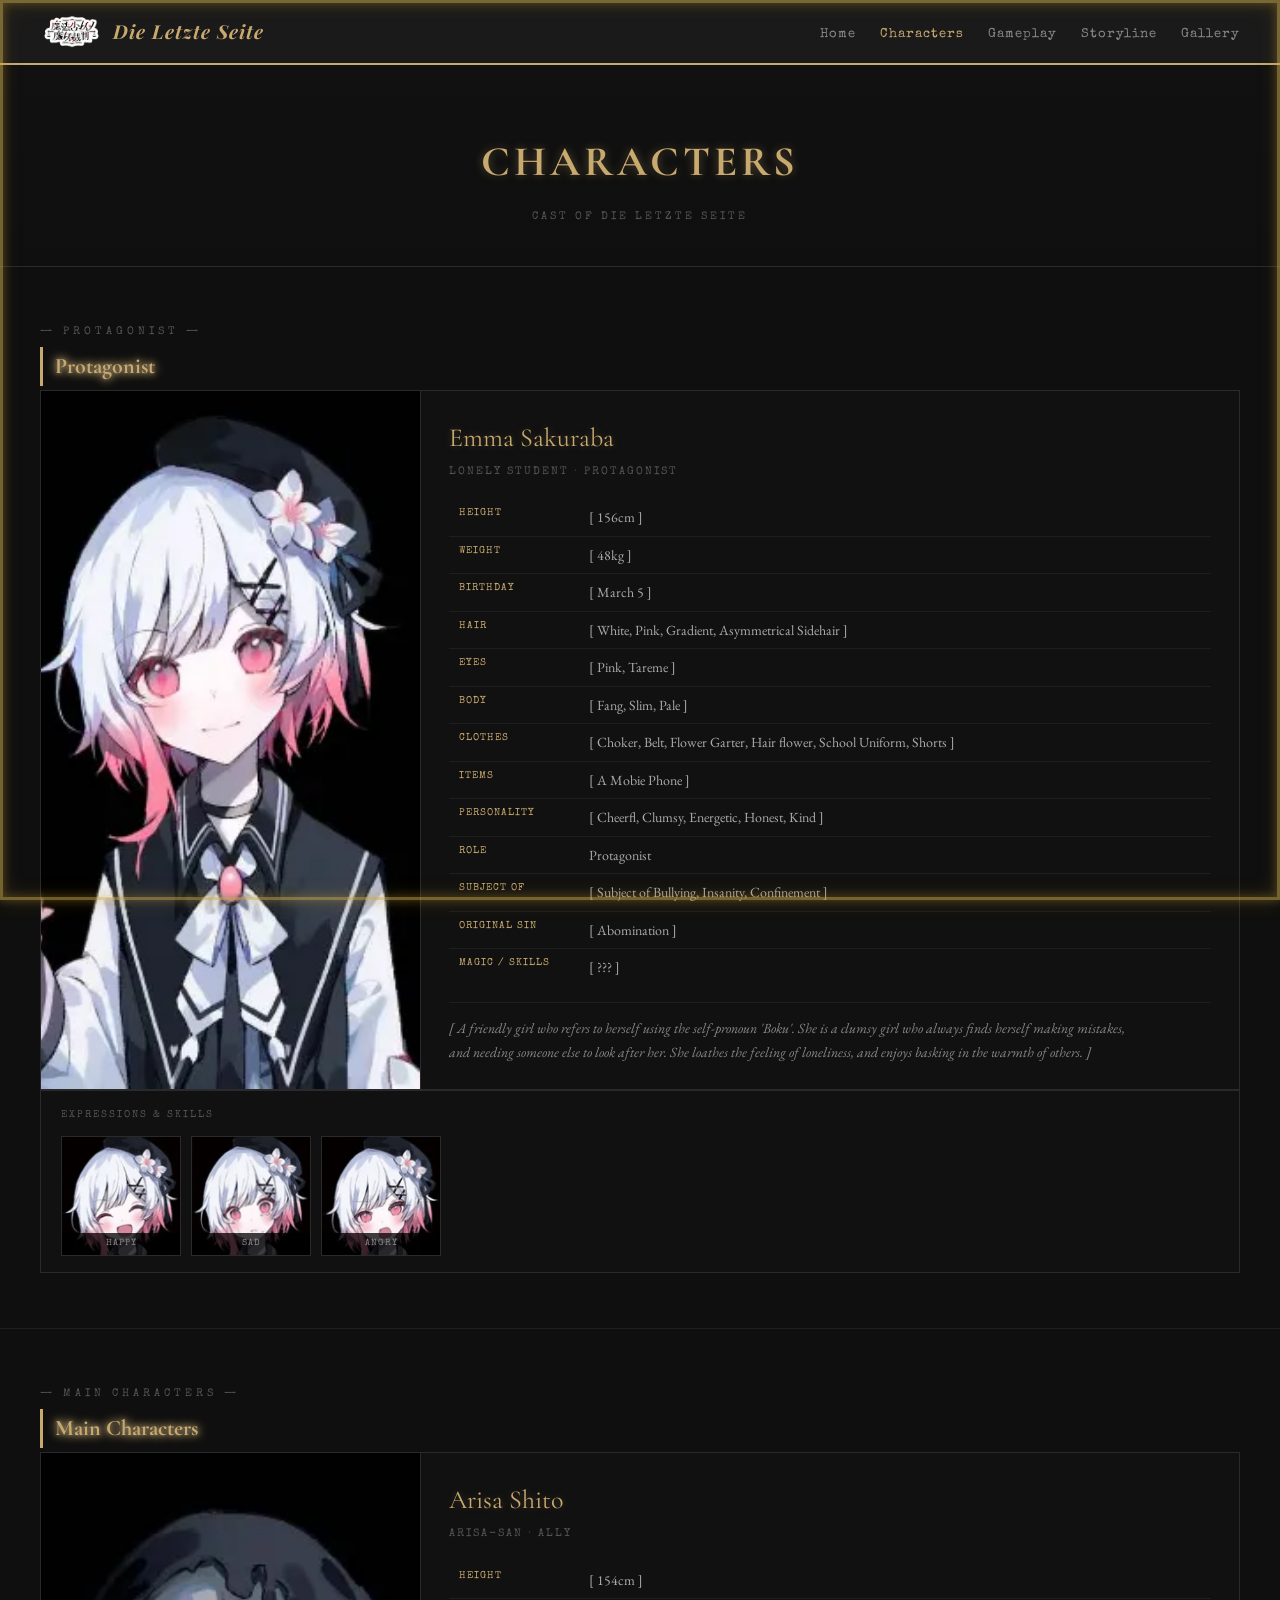
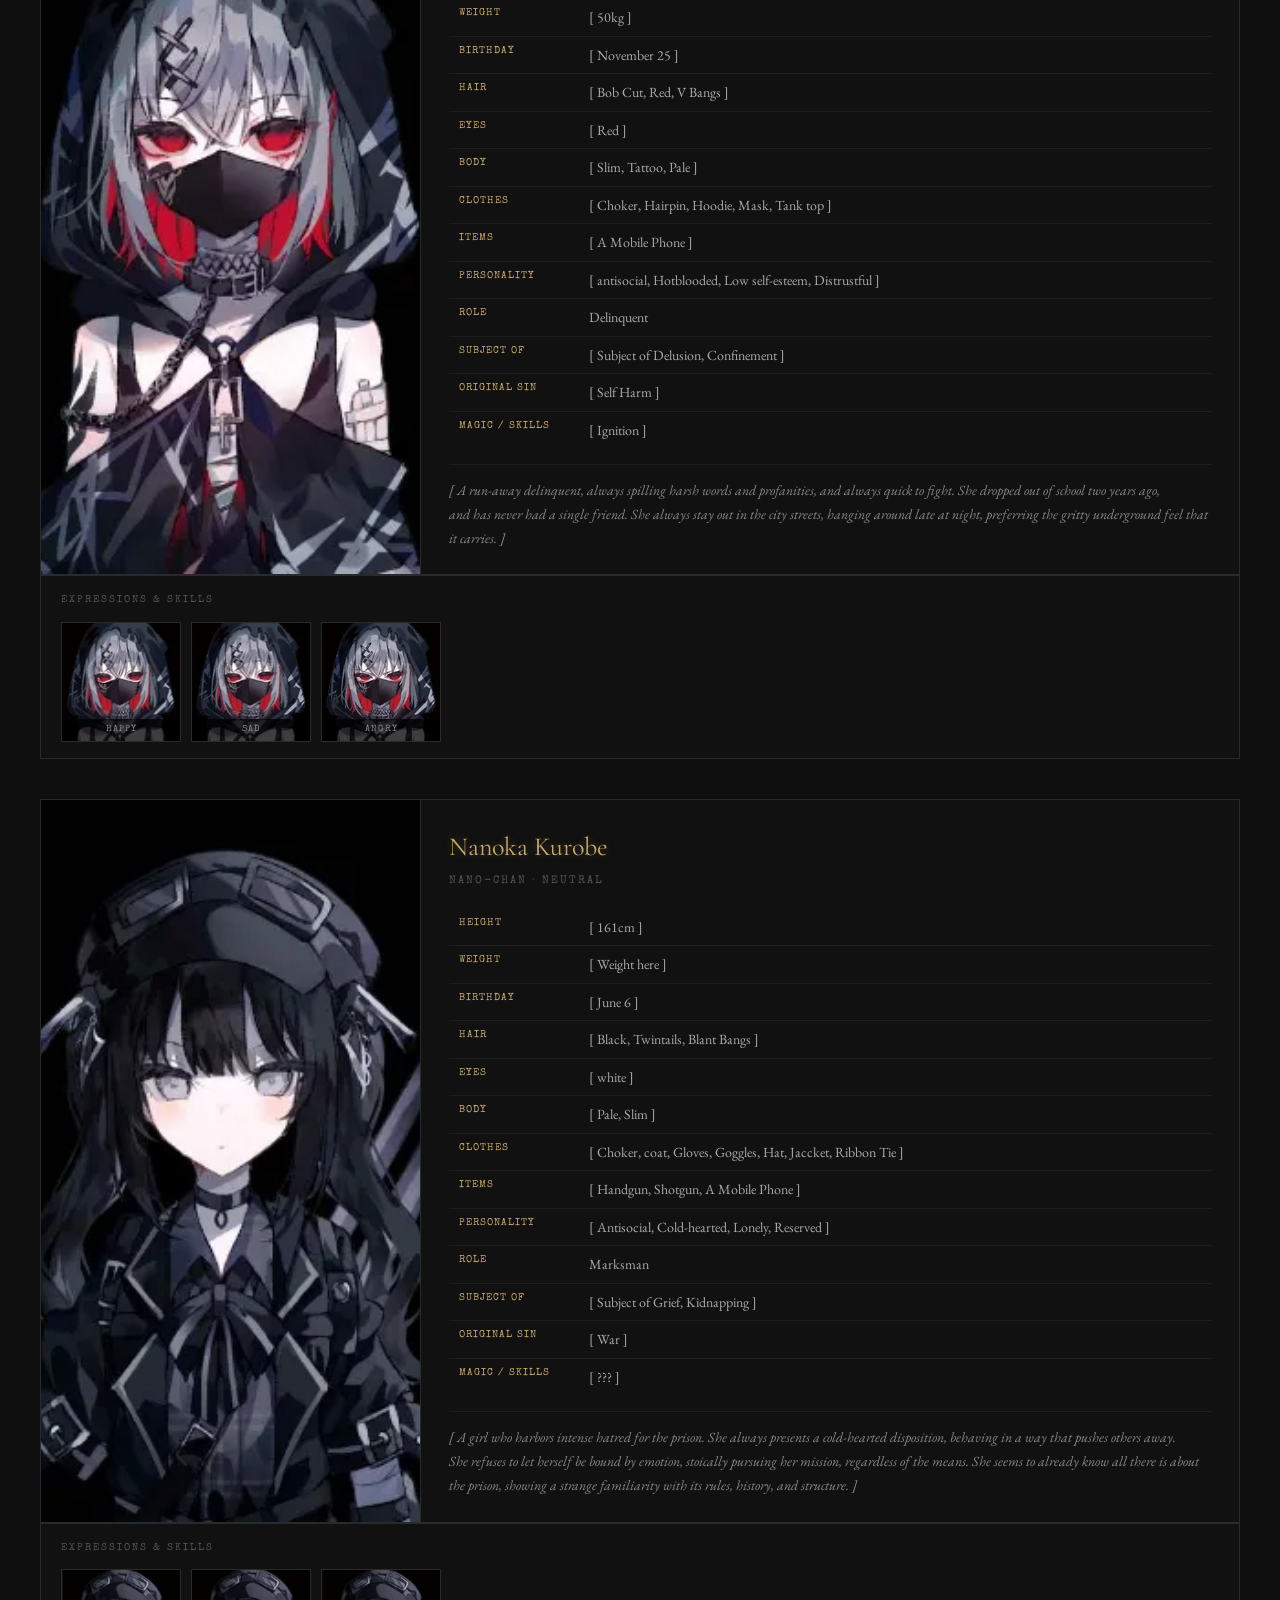
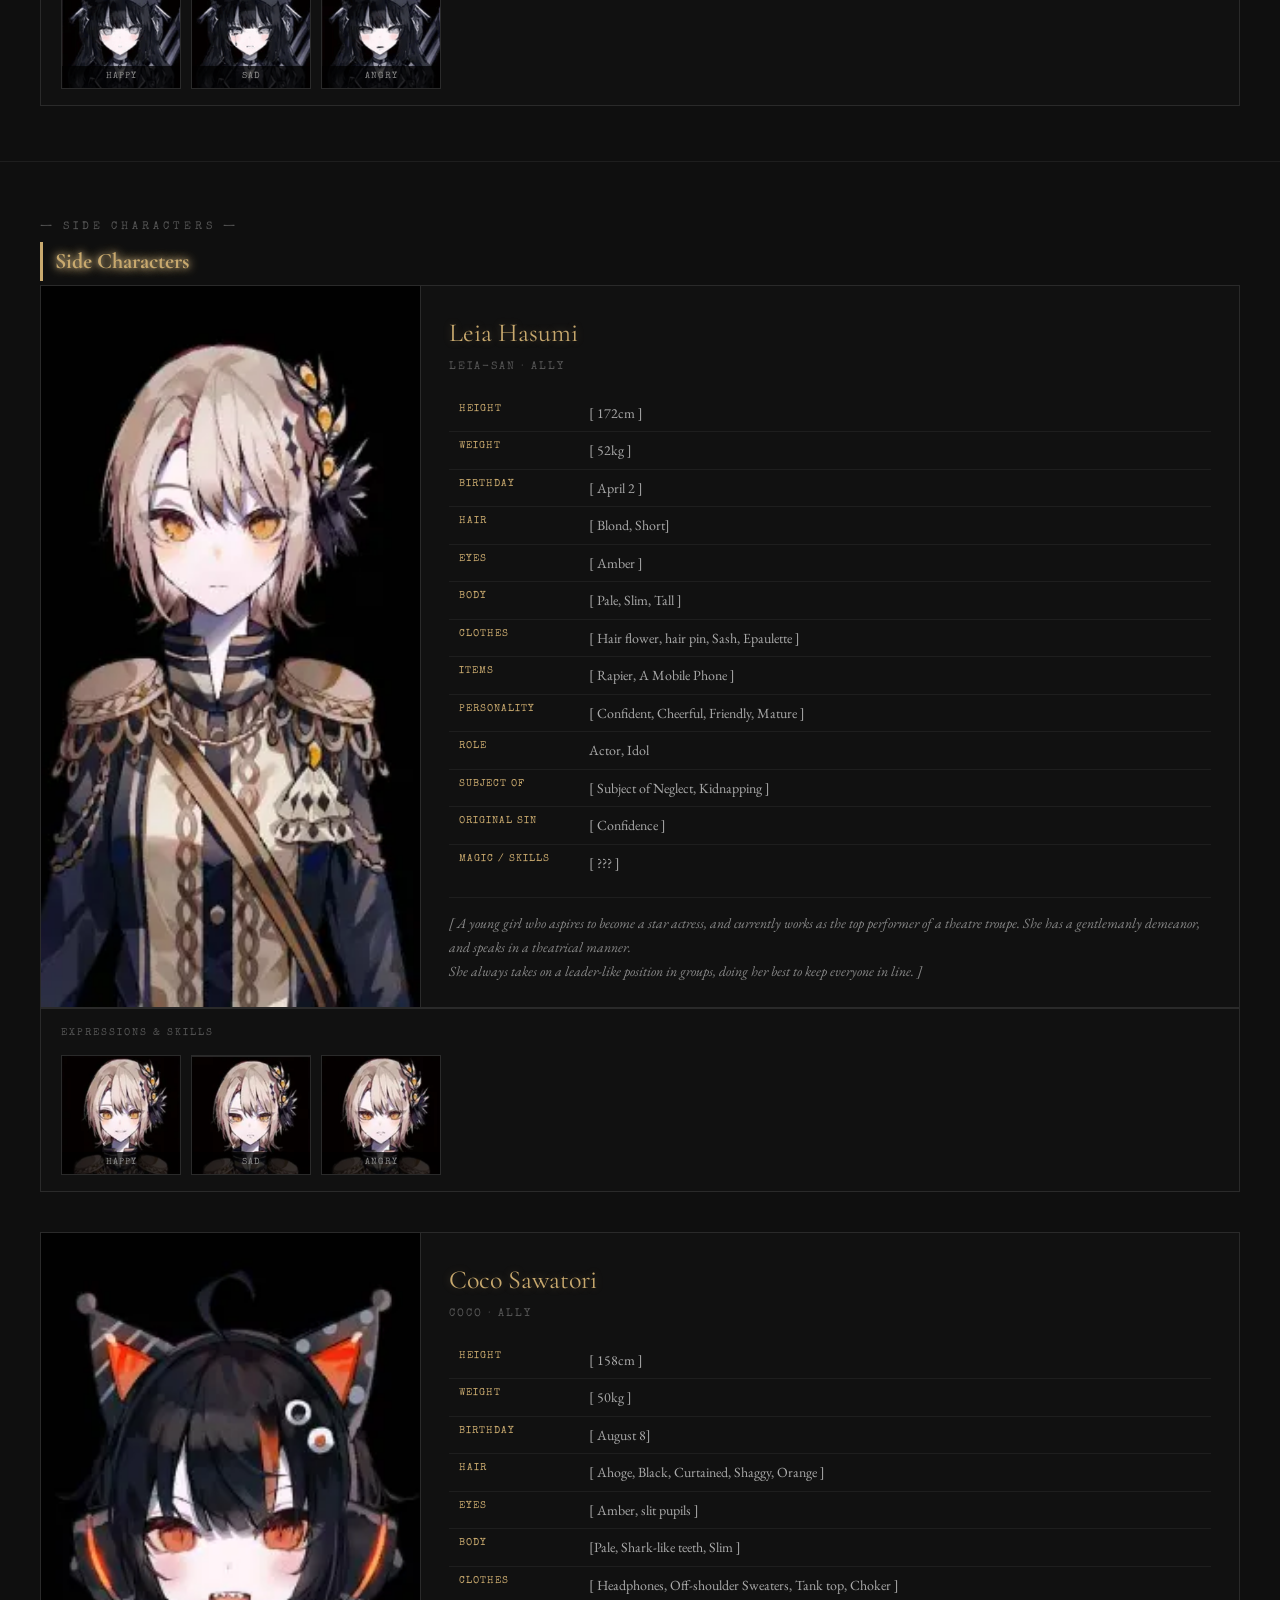
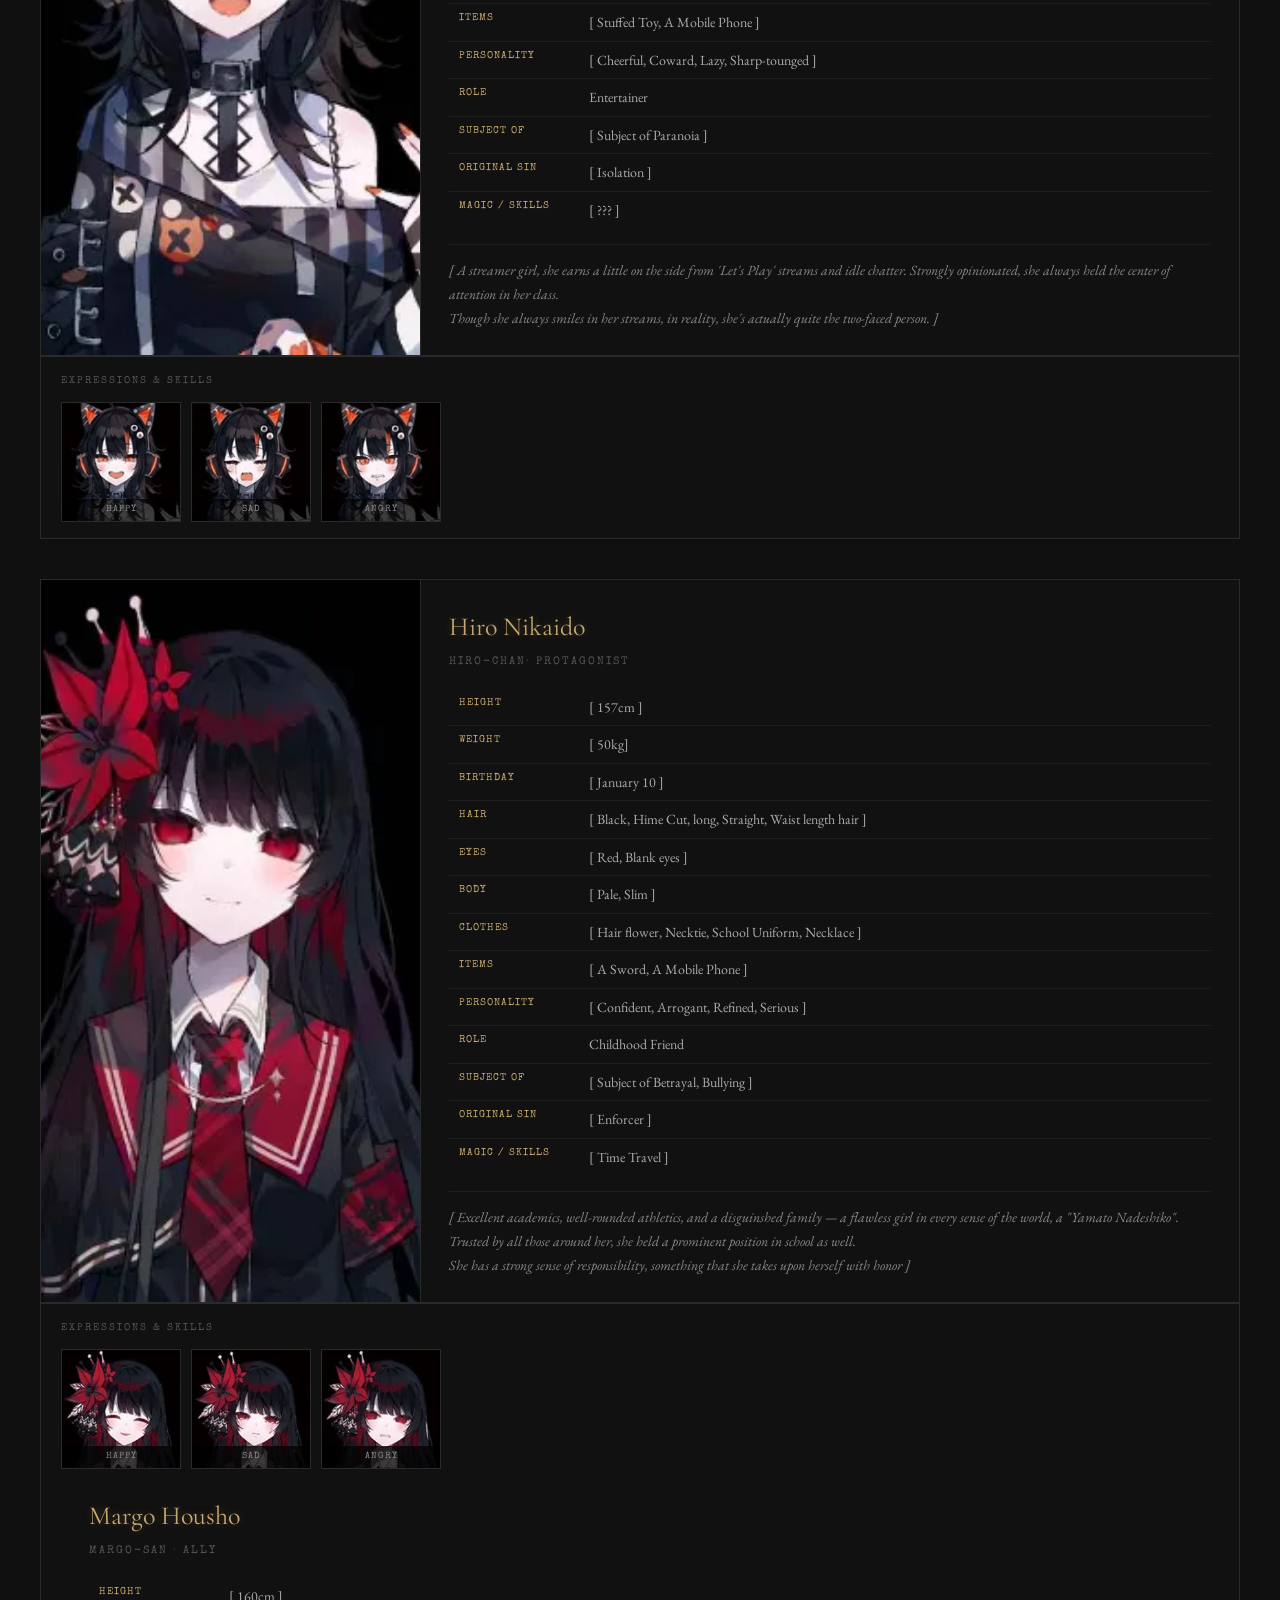
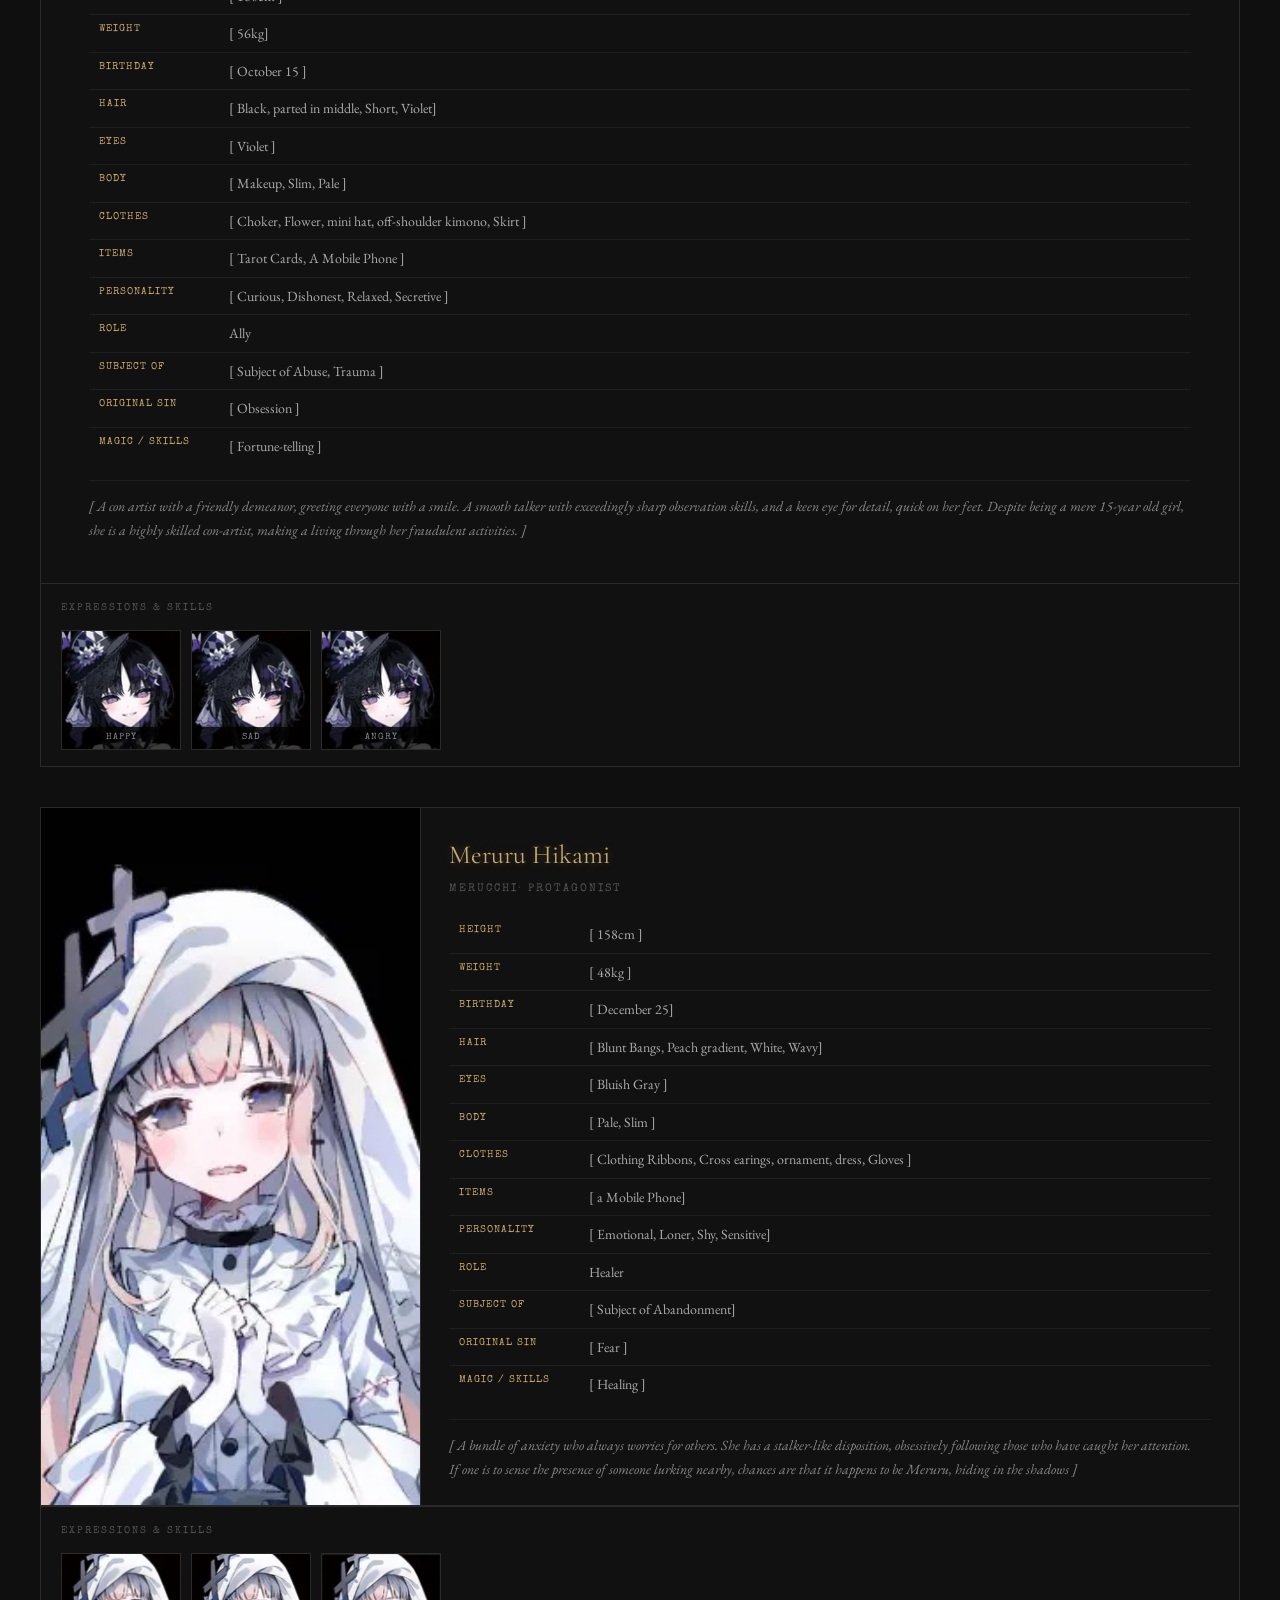
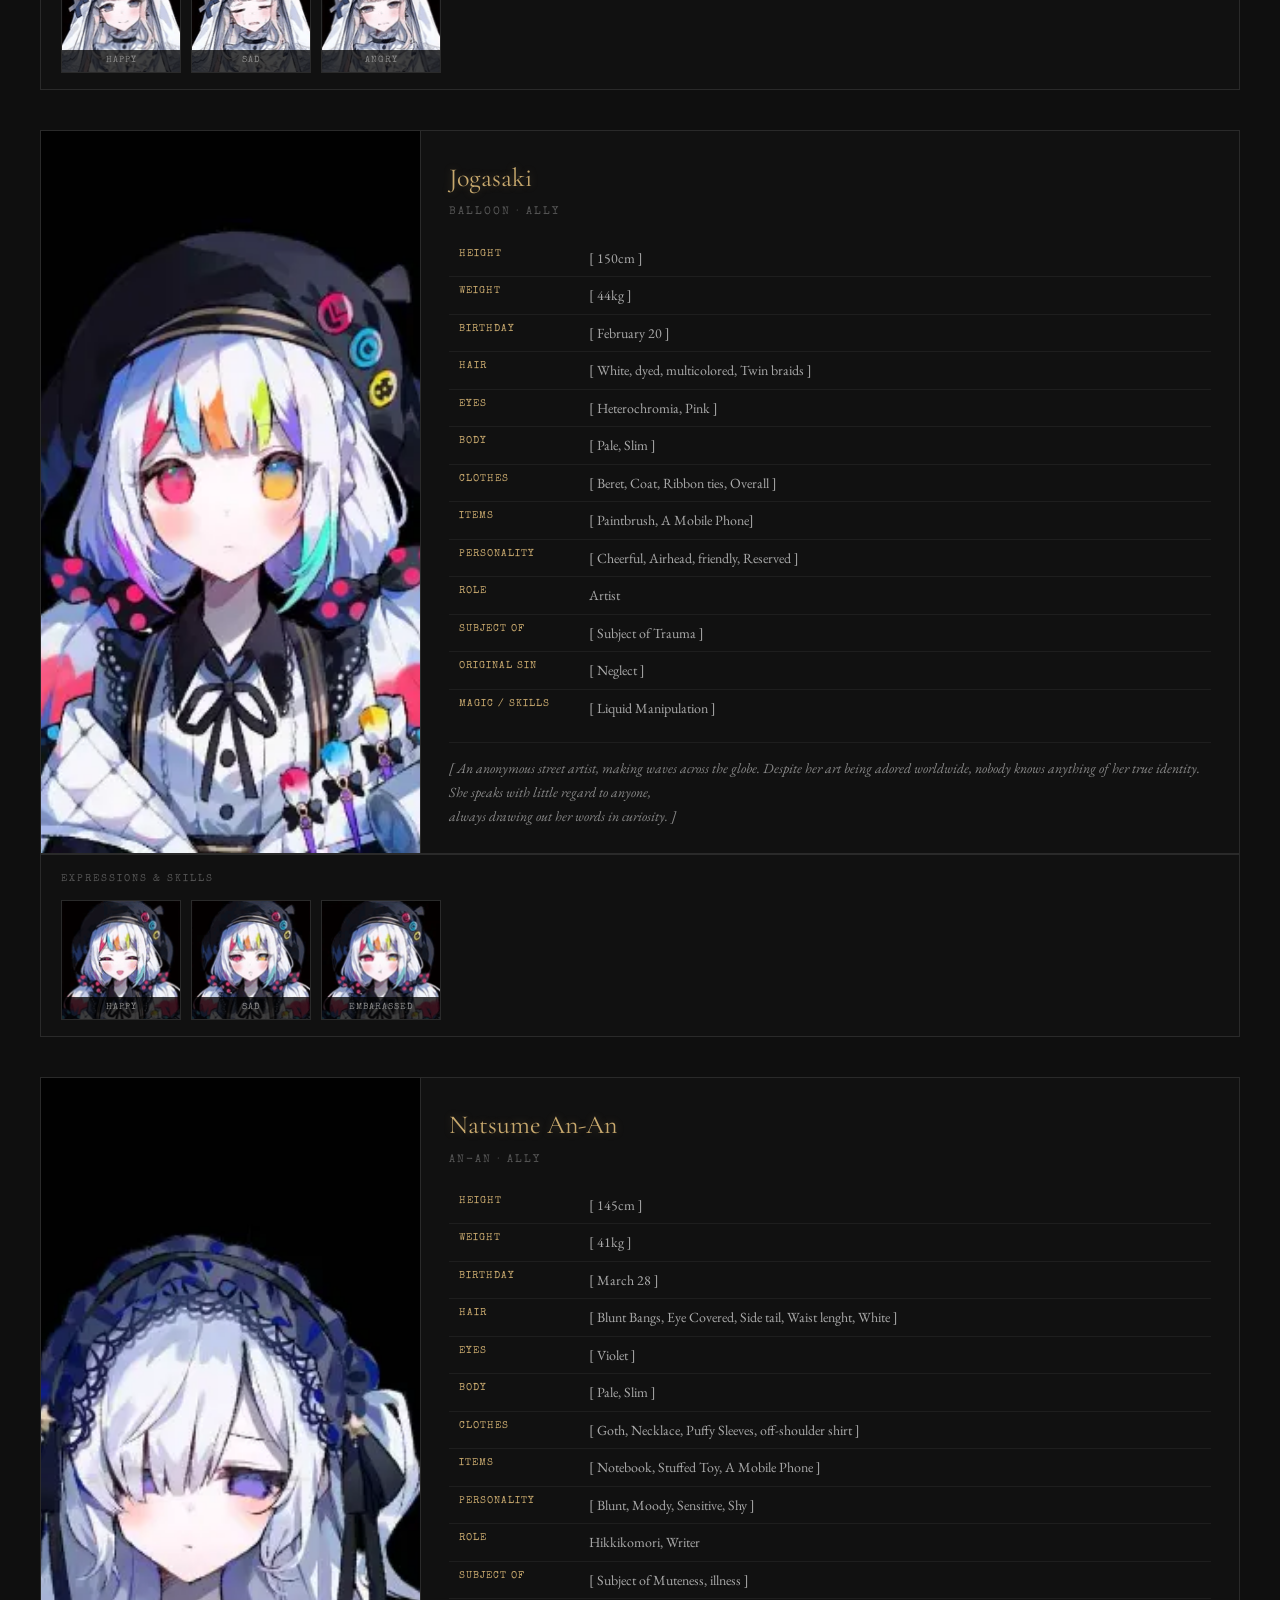
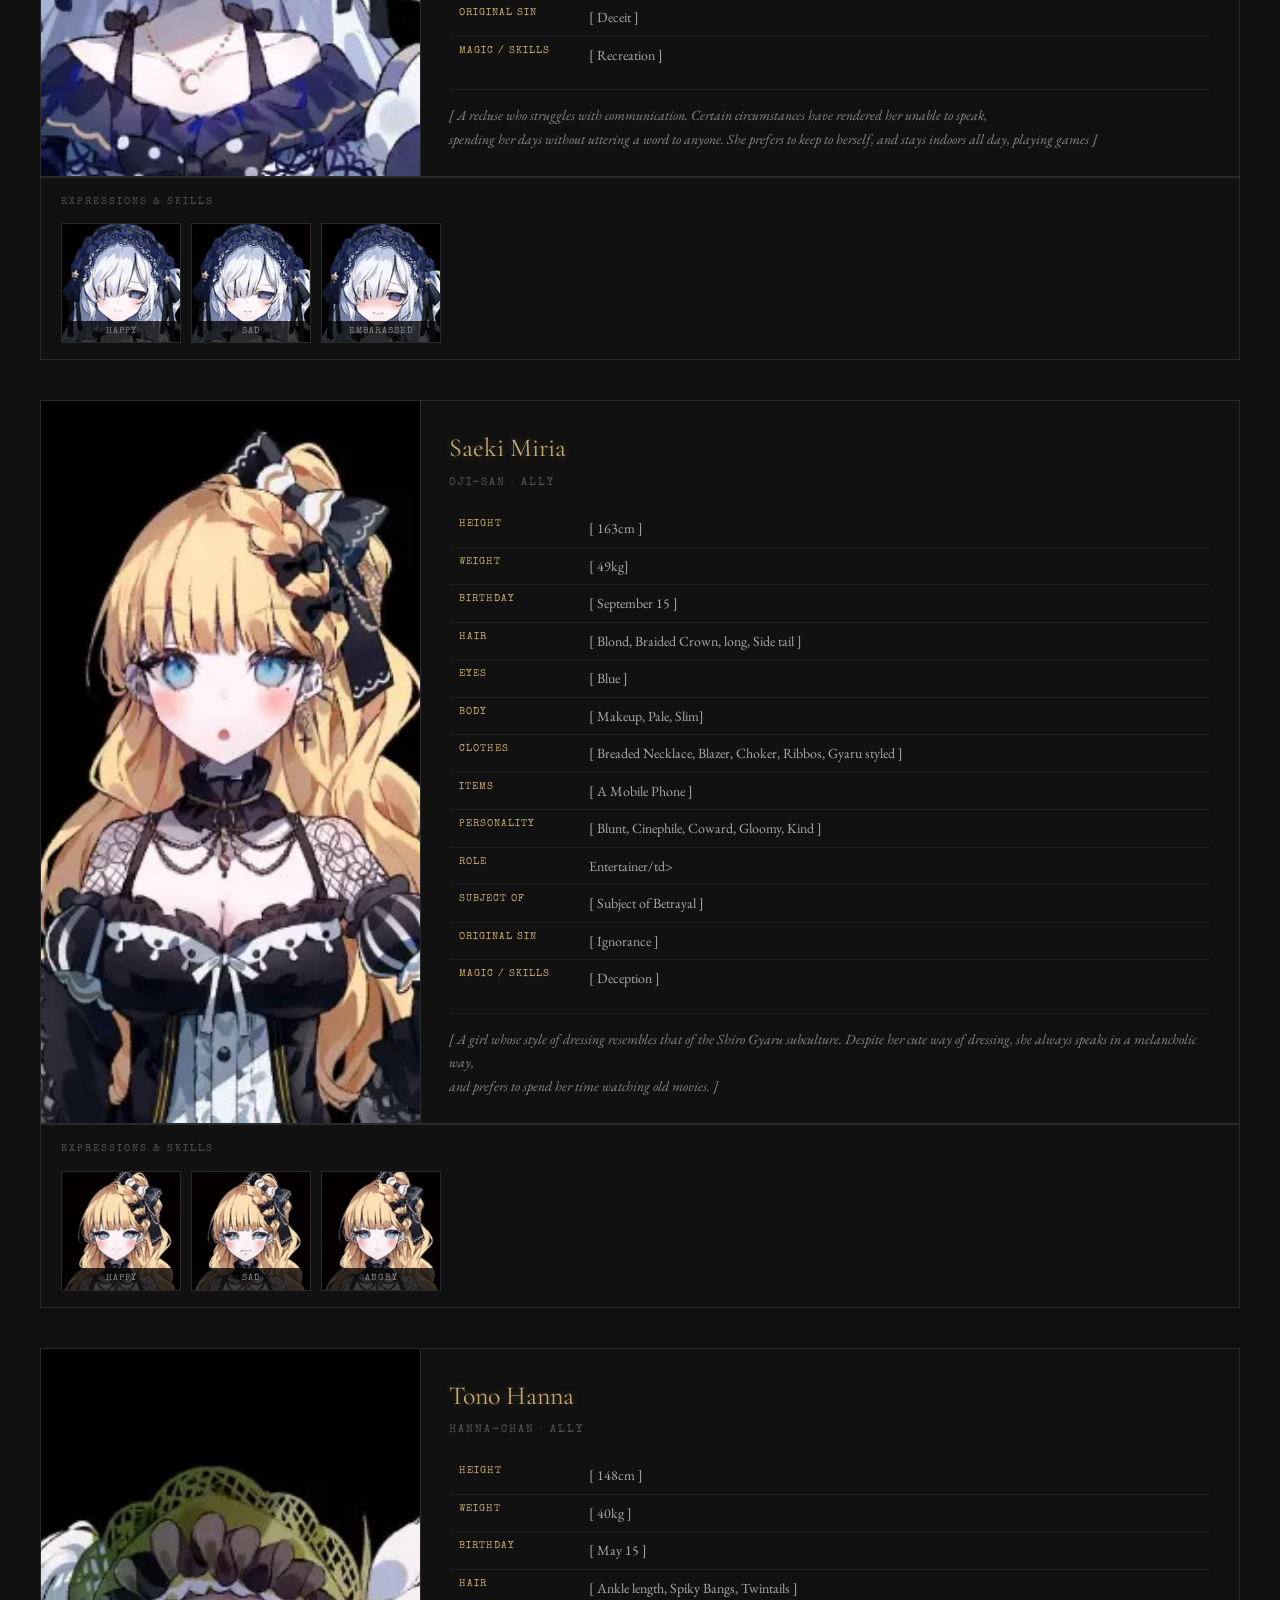
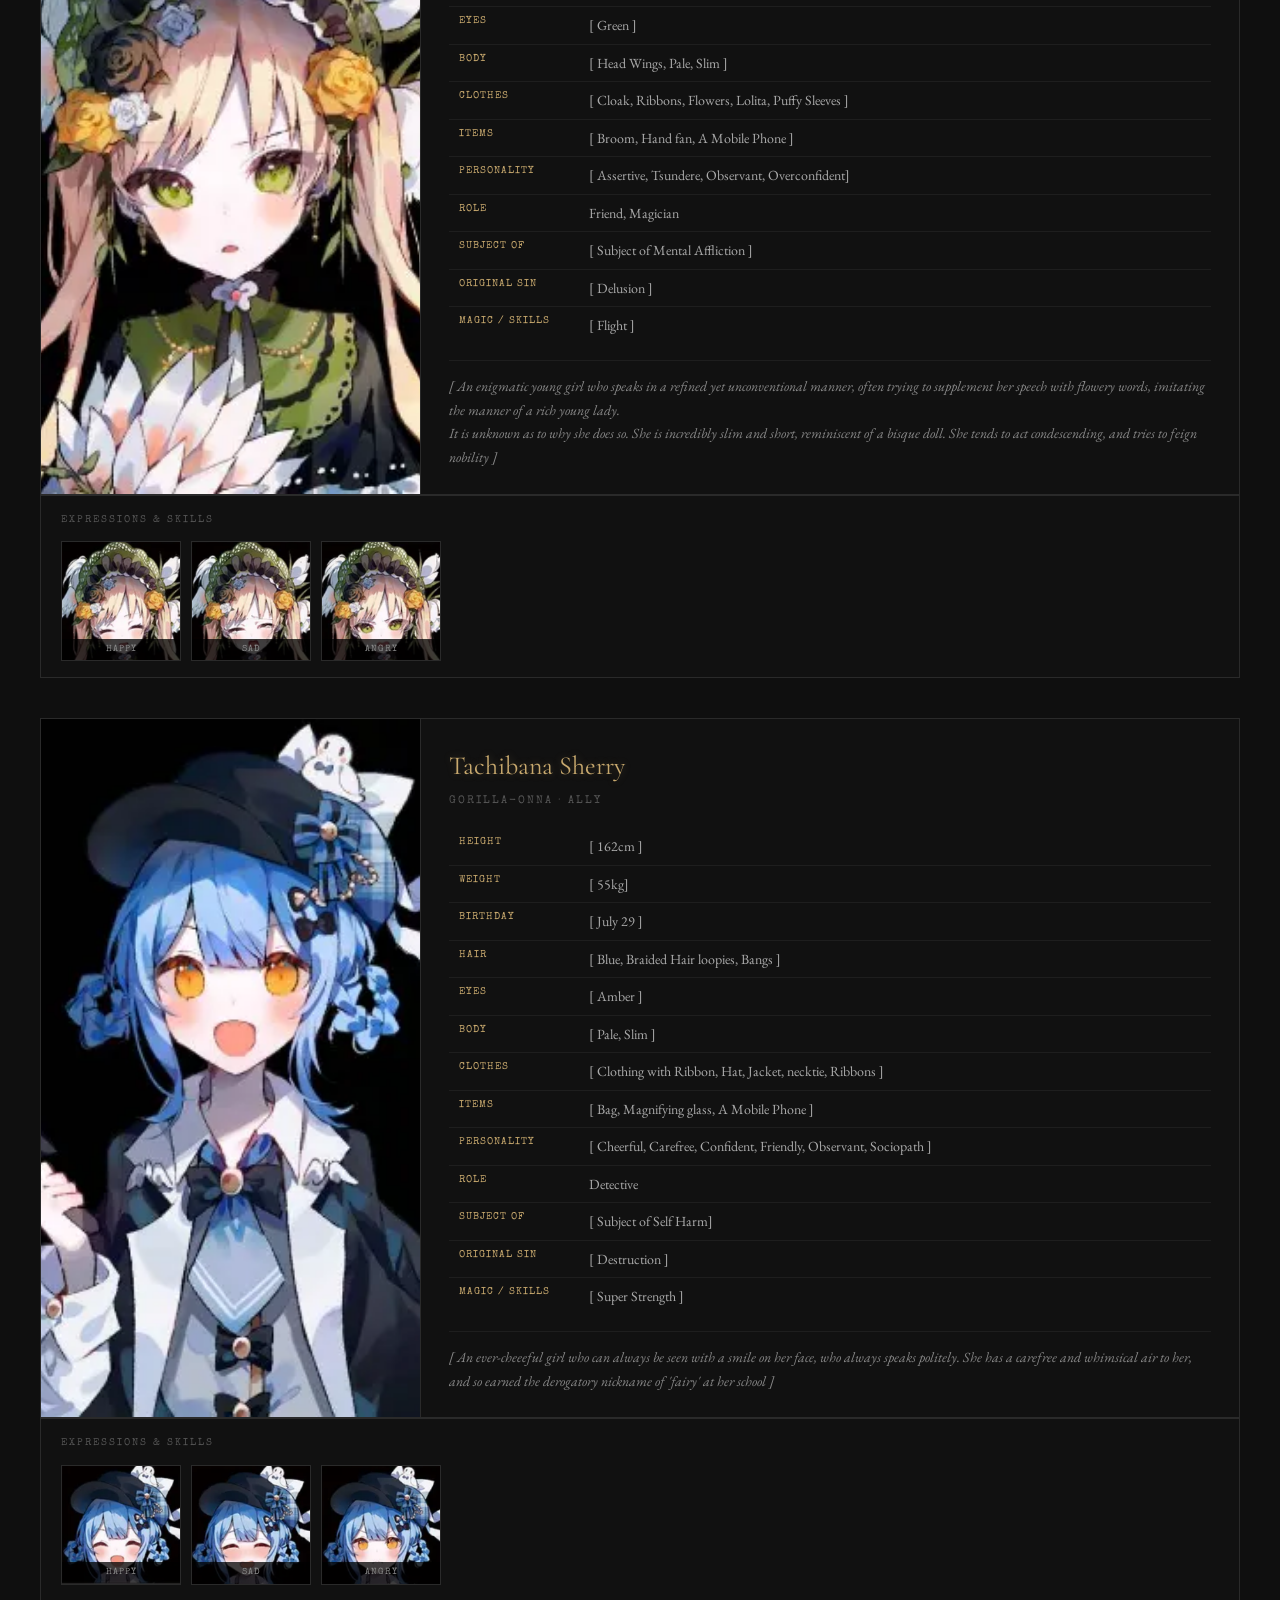
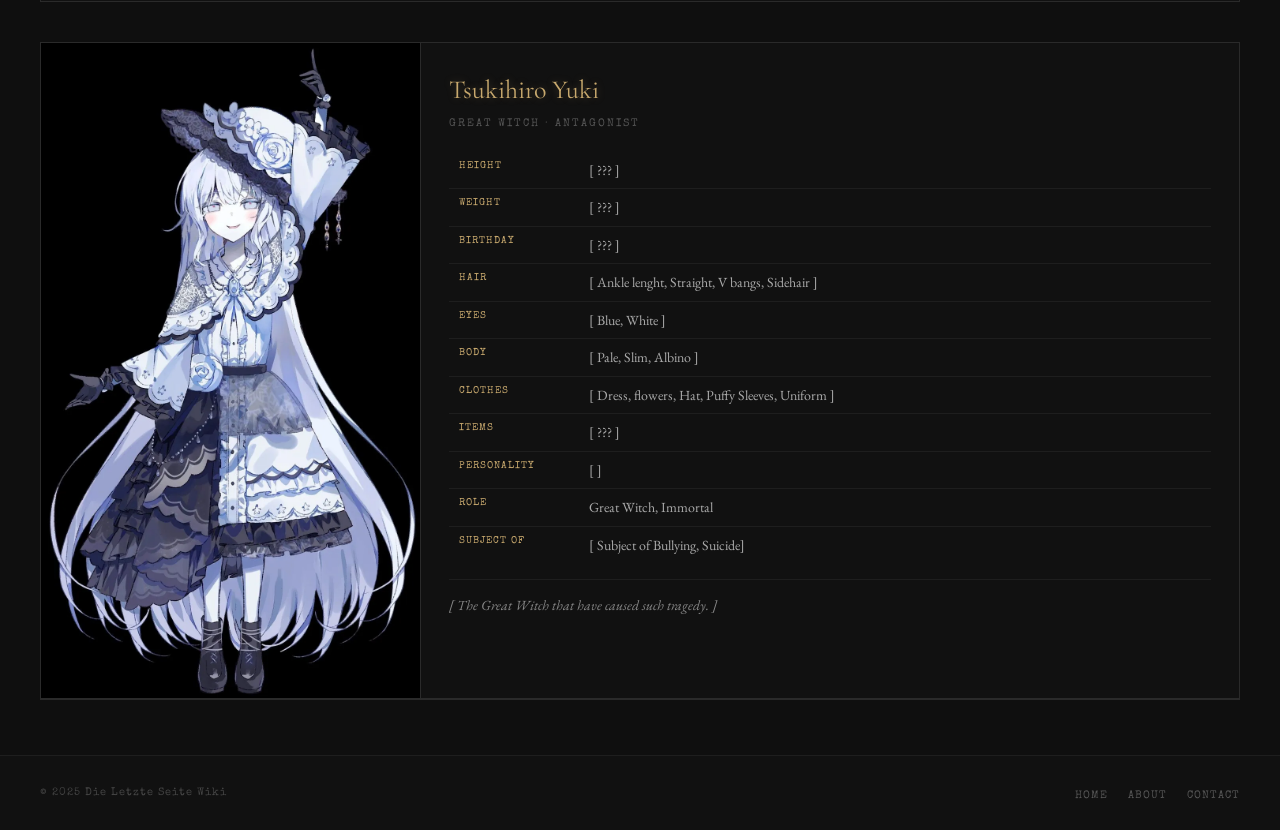
<file: characters.html>
<!DOCTYPE html>
<html lang="en">
<head>
  <meta charset="UTF-8" />
  <meta name="viewport" content="width=device-width, initial-scale=1.0" />
  <title>Characters — Die Letzte Seite Wiki</title>
  <link rel="icon" type="image/png" href="assets/images/logo.png">
  <link href="https://fonts.googleapis.com/css2?family=Playfair+Display:ital,wght@0,700;0,900;1,400&family=EB+Garamond:ital,wght@0,400;1,400&family=Special+Elite&display=swap" rel="stylesheet" />
  <link href="https://fonts.googleapis.com/css2?family=Cormorant+Garamond:wght@400;700;900&display=swap" rel="stylesheet">
  <link rel="stylesheet" href="style.css">
</head>
<body>

  <nav class="navbar">
    <h1 style="display:flex; align-items:center; gap:10px;">
  <img src="assets/images/logo.png" alt="Logo" style="height:40px; width:auto;height: 2.2rem;">
  <a href="index.html" style="text-decoration:none; color:inherit;">
    Die Letzte Seite
  </a>
</h1>
    <ul>
      <li><a href="index.html">Home</a></li>
      <li><a href="characters.html" class="nav-active">Characters</a></li>
      <li><a href="gameplay.html">Gameplay</a></li>
      <li><a href="storyline.html">Storyline</a></li>
      <li><a href="gallery.html">Gallery</a></li>
    </ul>
  </nav>

  
  <div class="page-banner">
    <h2>CHARACTERS</h2>
    <p>Cast of Die Letzte Seite</p>
  </div>

  
  <section class="char-section" id="emma">
    <p class="char-group-label">— Protagonist —</p>
    <h2 class="section-title">Protagonist</h2>

    <div class="char-card fade">
      <div class="char-top">

        
        <div class="char-mugshot">
          <img src="assets/images/sakuraba.png" alt="Emma Sakuraba" />
        </div>

        
        <div class="char-bio">
          <div class="char-name">Emma Sakuraba</div>
          <div class="char-alias">lonely Student &middot; Protagonist</div>

          <table class="bio-table">
            <tr><td>Height</td><td>[ 156cm ]</td></tr>
            <tr><td>Weight</td><td>[ 48kg ]</td></tr>
            <tr><td>Birthday</td><td>[ March 5 ]</td></tr>
            <tr><td>Hair</td><td>[ White, Pink, Gradient, Asymmetrical Sidehair ]</td></tr>
            <tr><td>Eyes</td><td>[ Pink, Tareme ]</td></tr>
            <tr><td>Body</td><td>[ Fang, Slim, Pale ]</td></tr>
            <tr><td>Clothes</td><td>[ Choker, Belt, Flower Garter, Hair flower, School Uniform, Shorts ]</td></tr>
            <tr><td>Items</td><td>[ A Mobie Phone ]</td></tr>
            <tr><td>Personality</td><td>[ Cheerfl, Clumsy, Energetic, Honest, Kind ]</td></tr>
            <tr><td>Role</td><td>Protagonist</td></tr>
            <tr><td>Subject of</td><td>[ Subject of Bullying, Insanity, Confinement ]</td></tr>
            <tr><td>Original Sin</td><td>[ Abomination ]</td></tr>
            <tr><td>Magic / Skills</td><td>[ ??? ]</td></tr>
          </table>

          <div class="bio-desc">
            [ A friendly girl who refers to herself using the self-pronoun 'Boku'. 
            She is a clumsy girl who always finds herself making mistakes, <br>
            and needing someone else to look after her. She loathes the feeling of loneliness, 
            and enjoys basking in the warmth of others.  ]
          </div>
        </div>

      </div>

      
      <div class="char-gallery">
        <div class="char-gallery-label">Expressions &amp; Skills</div>
        <div class="char-gallery-grid">
          <div class="char-gallery-item">
            <img src="assets/images/emh.png" alt="Happy" onerror="this.style.display='none'; this.nextElementSibling.style.display='flex';" />
            <div class="placeholder" style="display:none;">Happy</div>
            <div class="char-gallery-item-label">Happy</div>
          </div>
          <div class="char-gallery-item">
            <img src="assets/images/ems.png" alt="Sad" onerror="this.style.display='none'; this.nextElementSibling.style.display='flex';" />
            <div class="placeholder" style="display:none;">Sad</div>
            <div class="char-gallery-item-label">Sad</div>
          </div>
          <div class="char-gallery-item">
            <img src="assets/images/ema.png" alt="Angry" onerror="this.style.display='none'; this.nextElementSibling.style.display='flex';" />
            <div class="placeholder" style="display:none;">Angry</div>
            <div class="char-gallery-item-label">Angry</div>
          </div>
        </div>
      </div>
    </div>
  </section>

  
  <section class="char-section" id="arisa">
    <p class="char-group-label">— Main Characters —</p>
    <h2 class="section-title">Main Characters</h2>

    <!-- Arisa Shito -->
    <div class="char-card fade">
      <div class="char-top">
        <div class="char-mugshot">
          <img src="assets/images/arisa.png" alt="Arisa Shito" />
        </div>
        <div class="char-bio">
          <div class="char-name">Arisa Shito</div>
          <div class="char-alias">Arisa-san &middot; Ally</div>
          <table class="bio-table">
            <tr><td>Height</td><td>[ 154cm ]</td></tr>
            <tr><td>Weight</td><td>[ 50kg ]</td></tr>
            <tr><td>Birthday</td><td>[ November 25 ]</td></tr>
            <tr><td>Hair</td><td>[ Bob Cut, Red, V Bangs ]</td></tr>
            <tr><td>Eyes</td><td>[ Red ]</td></tr>
            <tr><td>Body</td><td>[ Slim, Tattoo, Pale ]</td></tr>
            <tr><td>Clothes</td><td>[ Choker, Hairpin, Hoodie, Mask, Tank top ]</td></tr>
            <tr><td>Items</td><td>[ A Mobile Phone ]</td></tr>
            <tr><td>Personality</td><td>[ antisocial, Hotblooded, Low self-esteem, Distrustful ]</td></tr>
            <tr><td>Role</td><td>Delinquent</td></tr>
            <tr><td>Subject of</td><td>[ Subject of Delusion, Confinement ]</td></tr>
            <tr><td>Original Sin</td><td>[ Self Harm ]</td></tr>
            <tr><td>Magic / Skills</td><td>[ Ignition ]</td></tr>
          </table>
          <div class="bio-desc">[ A run-away delinquent, always spilling harsh words and profanities, 
            and always quick to fight. She dropped out of school two years ago, <br>
            and has never had a single friend. She always stay out in the city streets, 
            hanging around late at night, preferring the gritty underground feel that it carries. ]</div>
        </div>
      </div>
      <div class="char-gallery">
        <div class="char-gallery-label">Expressions &amp; Skills</div>
        <div class="char-gallery-grid">
          <div class="char-gallery-item">
            <img src="assets/images/arh.png" alt="Happy" onerror="this.style.display='none'; this.nextElementSibling.style.display='flex';" />
            <div class="placeholder" style="display:none;">Happy</div>
            <div class="char-gallery-item-label">Happy</div>
          </div>
          <div class="char-gallery-item">
            <img src="assets/images/ars.png" alt="Sad" onerror="this.style.display='none'; this.nextElementSibling.style.display='flex';" />
            <div class="placeholder" style="display:none;">Sad</div>
            <div class="char-gallery-item-label">Sad</div>
          </div>
          <div class="char-gallery-item">
            <img src="assets/images/ara.png" alt="Angry" onerror="this.style.display='none'; this.nextElementSibling.style.display='flex';" />
            <div class="placeholder" style="display:none;">Angry</div>
            <div class="char-gallery-item-label">Angry</div>
          </div>
        </div>
      </div>
    </div>

    <!-- Nanoka Kurobe -->
    <div class="char-card fade" id="nanoka">
      <div class="char-top">
        <div class="char-mugshot">
          <img src="assets/images/nanoka.png" alt="Nanoka Kurobe" />
        </div>
        <div class="char-bio">
          <div class="char-name">Nanoka Kurobe</div>
          <div class="char-alias">Nano-chan &middot; Neutral</div>
          <table class="bio-table">
            <tr><td>Height</td><td>[ 161cm ]</td></tr>
            <tr><td>Weight</td><td>[ Weight here ]</td></tr>
            <tr><td>Birthday</td><td>[ June 6 ]</td></tr>
            <tr><td>Hair</td><td>[ Black, Twintails, Blant Bangs ]</td></tr>
            <tr><td>Eyes</td><td>[ white ]</td></tr>
            <tr><td>Body</td><td>[ Pale, Slim ]</td></tr>
            <tr><td>Clothes</td><td>[ Choker, coat, Gloves, Goggles, Hat, Jaccket, Ribbon Tie ]</td></tr>
            <tr><td>Items</td><td>[ Handgun, Shotgun, A Mobile Phone ]</td></tr>
            <tr><td>Personality</td><td>[ Antisocial, Cold-hearted, Lonely, Reserved ]</td></tr>
            <tr><td>Role</td><td>Marksman</td></tr>
            <tr><td>Subject of</td><td>[ Subject of Grief, Kidnapping ]</td></tr>
            <tr><td>Original Sin</td><td>[ War ]</td></tr>
            <tr><td>Magic / Skills</td><td>[ ??? ]</td></tr>
          </table>
          <div class="bio-desc">[ A girl who harbors intense hatred for the prison. 
            She always presents a cold-hearted disposition, behaving in a way that pushes others away. <br>
            She refuses to let herself be bound by emotion, stoically pursuing her mission, regardless of the means. 
            She seems to already know all there is about the prison, showing a strange familiarity with its rules,
            history, and structure.  ]</div>
        </div>
      </div>
      <div class="char-gallery">
        <div class="char-gallery-label">Expressions &amp; Skills</div>
        <div class="char-gallery-grid">
          <div class="char-gallery-item">
            <img src="assets/images/nah.png" alt="Happy" onerror="this.style.display='none'; this.nextElementSibling.style.display='flex';" />
            <div class="placeholder" style="display:none;">Happy</div>
            <div class="char-gallery-item-label">Happy</div>
          </div>
          <div class="char-gallery-item">
            <img src="assets/images/nas.png" alt="Sad" onerror="this.style.display='none'; this.nextElementSibling.style.display='flex';" />
            <div class="placeholder" style="display:none;">Sad</div>
            <div class="char-gallery-item-label">Sad</div>
          </div>
          <div class="char-gallery-item">
            <img src="assets/images/naa.png" alt="Angry" onerror="this.style.display='none'; this.nextElementSibling.style.display='flex';" />
            <div class="placeholder" style="display:none;">Angry</div>
            <div class="char-gallery-item-label">Angry</div>
          </div>
        </div>
      </div>
    </div>

  </section>

  
  <section class="char-section" id="leia">
    <p class="char-group-label">— Side Characters —</p>
    <h2 class="section-title">Side Characters</h2>

    <!-- Leia Hasumi -->
    <div class="char-card fade">
      <div class="char-top">
        <div class="char-mugshot">
          <img src="assets/images/leia.png" alt="Leia Hasumi" />
        </div>
        <div class="char-bio">
          <div class="char-name">Leia Hasumi</div>
          <div class="char-alias">Leia-san &middot; Ally</div>
          <table class="bio-table">
            <tr><td>Height</td><td>[ 172cm ]</td></tr>
            <tr><td>Weight</td><td>[ 52kg ]</td></tr>
            <tr><td>Birthday</td><td>[ April 2 ]</td></tr>
            <tr><td>Hair</td><td>[ Blond, Short]</td></tr>
            <tr><td>Eyes</td><td>[ Amber ]</td></tr>
            <tr><td>Body</td><td>[ Pale, Slim, Tall ]</td></tr>
            <tr><td>Clothes</td><td>[ Hair flower, hair pin, Sash, Epaulette ]</td></tr>
            <tr><td>Items</td><td>[ Rapier, A Mobile Phone ]</td></tr>
            <tr><td>Personality</td><td>[ Confident, Cheerful, Friendly, Mature ]</td></tr>
            <tr><td>Role</td><td>Actor, Idol</td></tr>
            <tr><td>Subject of</td><td>[ Subject of Neglect, Kidnapping ]</td></tr>
            <tr><td>Original Sin</td><td>[ Confidence ]</td></tr>
            <tr><td>Magic / Skills</td><td>[ ??? ]</td></tr>
          </table>
          <div class="bio-desc">[ A young girl who aspires to become a star actress, and currently works as the top performer of a theatre troupe. 
            She has a gentlemanly demeanor, and speaks in a theatrical manner. <br>
            She always takes on a leader-like position in groups, doing her best to keep everyone in line. ]</div>
        </div>
      </div>
      <div class="char-gallery">
        <div class="char-gallery-label">Expressions &amp; Skills</div>
        <div class="char-gallery-grid">
          <div class="char-gallery-item">
            <img src="assets/images/leh.png" alt="Happy" onerror="this.style.display='none'; this.nextElementSibling.style.display='flex';" />
            <div class="placeholder" style="display:none;">Happy</div>
            <div class="char-gallery-item-label">Happy</div>
          </div>
          <div class="char-gallery-item">
            <img src="assets/images/les.png" alt="Sad" onerror="this.style.display='none'; this.nextElementSibling.style.display='flex';" />
            <div class="placeholder" style="display:none;">Sad</div>
            <div class="char-gallery-item-label">Sad</div>
          </div>
          <div class="char-gallery-item">
            <img src="assets/images/lea.png" alt="Angry" onerror="this.style.display='none'; this.nextElementSibling.style.display='flex';" />
            <div class="placeholder" style="display:none;">Angry</div>
            <div class="char-gallery-item-label">Angry</div>
          </div>
        </div>
      </div>
    </div>

    <!-- Coco Sawatori -->
    <div class="char-card fade" id="coco">
      <div class="char-top">
        <div class="char-mugshot">
          <img src="assets/images/coco.png" alt="Coco Sawatori" />
        </div>
        <div class="char-bio">
          <div class="char-name">Coco Sawatori</div>
          <div class="char-alias">Coco &middot; Ally</div>
          <table class="bio-table">
            <tr><td>Height</td><td>[ 158cm ]</td></tr>
            <tr><td>Weight</td><td>[ 50kg ]</td></tr>
            <tr><td>Birthday</td><td>[ August 8]</td></tr>
            <tr><td>Hair</td><td>[ Ahoge, Black, Curtained, Shaggy, Orange ]</td></tr>
            <tr><td>Eyes</td><td>[ Amber, slit pupils ]</td></tr>
            <tr><td>Body</td><td>[Pale, Shark-like teeth, Slim ]</td></tr>
            <tr><td>Clothes</td><td>[ Headphones, Off-shoulder Sweaters, Tank top, Choker ]</td></tr>
            <tr><td>Items</td><td>[ Stuffed Toy, A Mobile Phone ]</td></tr>
            <tr><td>Personality</td><td>[ Cheerful, Coward, Lazy, Sharp-tounged ]</td></tr>
            <tr><td>Role</td><td>Entertainer</td></tr>
            <tr><td>Subject of</td><td>[ Subject of Paranoia ]</td></tr>
            <tr><td>Original Sin</td><td>[ Isolation ]</td></tr>
            <tr><td>Magic / Skills</td><td>[ ??? ]</td></tr>
          </table>
          <div class="bio-desc">[ A streamer girl, she earns a little on the side from 'Let's Play' streams and idle chatter. 
            Strongly opinionated, she always held the center of attention in her class. <br>
            Though she always smiles in her streams, in reality, she's actually quite the two-faced person. ]</div>
        </div>
      </div>
      <div class="char-gallery">
        <div class="char-gallery-label">Expressions &amp; Skills</div>
        <div class="char-gallery-grid">
          <div class="char-gallery-item">
            <img src="assets/images/coh.png" alt="Happy" onerror="this.style.display='none'; this.nextElementSibling.style.display='flex';" />
            <div class="placeholder" style="display:none;">Happy</div>
            <div class="char-gallery-item-label">Happy</div>
          </div>
          <div class="char-gallery-item">
            <img src="assets/images/cos.png" alt="Sad" onerror="this.style.display='none'; this.nextElementSibling.style.display='flex';" />
            <div class="placeholder" style="display:none;">Sad</div>
            <div class="char-gallery-item-label">Sad</div>
          </div>
          <div class="char-gallery-item">
            <img src="assets/images/coa.png" alt="Angry" onerror="this.style.display='none'; this.nextElementSibling.style.display='flex';" />
            <div class="placeholder" style="display:none;">Angry</div>
            <div class="char-gallery-item-label">Angry</div>
          </div>
        </div>
      </div>
    </div>

    <!-- Hiro Nikaido -->
    <div class="char-card fade" id="hiro">
      <div class="char-top">
        <div class="char-mugshot">
          <img src="assets/images/hiro.png" alt="Hiro Nikaido" />
        </div>
        <div class="char-bio">
          <div class="char-name">Hiro Nikaido</div>
          <div class="char-alias">Hiro-chan&middot; Protagonist</div>
          <table class="bio-table">
            <tr><td>Height</td><td>[ 157cm ]</td></tr>
            <tr><td>Weight</td><td>[ 50kg]</td></tr>
            <tr><td>Birthday</td><td>[ January 10 ]</td></tr>
            <tr><td>Hair</td><td>[ Black, Hime Cut, long, Straight, Waist length hair ]</td></tr>
            <tr><td>Eyes</td><td>[ Red, Blank eyes ]</td></tr>
            <tr><td>Body</td><td>[ Pale, Slim ]</td></tr>
            <tr><td>Clothes</td><td>[ Hair flower, Necktie, School Uniform, Necklace ]</td></tr>
            <tr><td>Items</td><td>[ A Sword, A Mobile Phone ]</td></tr>
            <tr><td>Personality</td><td>[ Confident, Arrogant, Refined, Serious ]</td></tr>
            <tr><td>Role</td><td>Childhood Friend</td></tr>
            <tr><td>Subject of</td><td>[ Subject of Betrayal, Bullying ]</td></tr>
            <tr><td>Original Sin</td><td>[ Enforcer ]</td></tr>
            <tr><td>Magic / Skills</td><td>[ Time Travel ]</td></tr>
          </table>
          <div class="bio-desc">[ Excellent academics, well-rounded athletics, and a disguinshed family — a flawless girl in every sense of the world, 
            a "Yamato Nadeshiko". Trusted by all those around her, she held a prominent position in school as well. <br>
            She has a strong sense of responsibility, something that she takes upon herself with honor ]</div>
        </div>
      </div>
      <div class="char-gallery">
        <div class="char-gallery-label">Expressions &amp; Skills</div>
        <div class="char-gallery-grid">
          <div class="char-gallery-item">
            <img src="assets/images/hih.png" alt="Happy" onerror="this.style.display='none'; this.nextElementSibling.style.display='flex';" />
            <div class="placeholder" style="display:none;">Happy</div>
            <div class="char-gallery-item-label">Happy</div>
          </div>
          <div class="char-gallery-item">
            <img src="assets/images/his.png" alt="Sad" onerror="this.style.display='none'; this.nextElementSibling.style.display='flex';" />
            <div class="placeholder" style="display:none;">Sad</div>
            <div class="char-gallery-item-label">Sad</div>
          </div>
          <div class="char-gallery-item">
            <img src="assets/images/hia.png" alt="Angry" onerror="this.style.display='none'; this.nextElementSibling.style.display='flex';" />
            <div class="placeholder" style="display:none;">Angry</div>
            <div class="char-gallery-item-label">Angry</div>
          </div>
        </div>
        <div class="char-bio">
          <div class="char-name">Margo Housho</div>
          <div class="char-alias">Margo-san &middot; Ally</div>
          <table class="bio-table">
            <tr><td>Height</td><td>[ 160cm ]</td></tr>
            <tr><td>Weight</td><td>[ 56kg]</td></tr>
            <tr><td>Birthday</td><td>[ October 15 ]</td></tr>
            <tr><td>Hair</td><td>[ Black, parted in middle, Short, Violet]</td></tr>
            <tr><td>Eyes</td><td>[ Violet ]</td></tr>
            <tr><td>Body</td><td>[ Makeup, Slim, Pale ]</td></tr>
            <tr><td>Clothes</td><td>[ Choker, Flower, mini hat, off-shoulder kimono, Skirt ]</td></tr>
            <tr><td>Items</td><td>[ Tarot Cards, A Mobile Phone ]</td></tr>
            <tr><td>Personality</td><td>[ Curious, Dishonest, Relaxed, Secretive ]</td></tr>
            <tr><td>Role</td><td>Ally</td></tr>
            <tr><td>Subject of</td><td>[ Subject of Abuse, Trauma ]</td></tr>
            <tr><td>Original Sin</td><td>[ Obsession ]</td></tr>
            <tr><td>Magic / Skills</td><td>[ Fortune-telling ]</td></tr>
          </table>
          <div class="bio-desc">[ A con artist with a friendly demeanor, greeting everyone with a smile. A smooth talker with exceedingly sharp observation skills, 
            and a keen eye for detail, quick on her feet. Despite being a mere 15-year old girl, <br>
            she is a highly skilled con-artist, making a living through her fraudulent activities. ]</div>
        </div>
      </div>
      <div class="char-gallery">
        <div class="char-gallery-label">Expressions &amp; Skills</div>
        <div class="char-gallery-grid">
          <div class="char-gallery-item">
            <img src="assets/images/mah.png" alt="Happy" onerror="this.style.display='none'; this.nextElementSibling.style.display='flex';" />
            <div class="placeholder" style="display:none;">Happy</div>
            <div class="char-gallery-item-label">Happy</div>
          </div>
          <div class="char-gallery-item">
            <img src="assets/images/mas.png" alt="Sad" onerror="this.style.display='none'; this.nextElementSibling.style.display='flex';" />
            <div class="placeholder" style="display:none;">Sad</div>
            <div class="char-gallery-item-label">Sad</div>
          </div>
          <div class="char-gallery-item">
            <img src="assets/images/maa.png" alt="Angry" onerror="this.style.display='none'; this.nextElementSibling.style.display='flex';" />
            <div class="placeholder" style="display:none;">Angry</div>
            <div class="char-gallery-item-label">Angry</div>
          </div>
        </div>
      </div>
    </div>

    <!-- Hikami Meruru -->
    <div class="char-card fade" id="meruru">
      <div class="char-top">
        <div class="char-mugshot">
          <img src="assets/images/meruru.png" alt="Meruru Hikami" />
        </div>
        <div class="char-bio">
          <div class="char-name">Meruru Hikami</div>
          <div class="char-alias">Merucchi&middot; Protagonist</div>
          <table class="bio-table">
            <tr><td>Height</td><td>[ 158cm ]</td></tr>
            <tr><td>Weight</td><td>[ 48kg ]</td></tr>
            <tr><td>Birthday</td><td>[ December 25]</td></tr>
            <tr><td>Hair</td><td>[ Blunt Bangs, Peach gradient, White, Wavy]</td></tr>
            <tr><td>Eyes</td><td>[ Bluish Gray ]</td></tr>
            <tr><td>Body</td><td>[ Pale, Slim ]</td></tr>
            <tr><td>Clothes</td><td>[ Clothing Ribbons, Cross earings, ornament, dress, Gloves ]</td></tr>
            <tr><td>Items</td><td>[ a Mobile Phone]</td></tr>
            <tr><td>Personality</td><td>[ Emotional, Loner, Shy, Sensitive]</td></tr>
            <tr><td>Role</td><td>Healer</td></tr>
            <tr><td>Subject of</td><td>[ Subject of Abandonment]</td></tr>
            <tr><td>Original Sin</td><td>[ Fear ]</td></tr>
            <tr><td>Magic / Skills</td><td>[ Healing ]</td></tr>
          </table>
          <div class="bio-desc">[ A bundle of anxiety who always worries for others. She has a stalker-like disposition, 
            obsessively following those who have caught her attention. <br>
            If one is to sense the presence of someone lurking nearby, chances are that it happens to be Meruru, 
            hiding in the shadows ]</div>
        </div>
      </div>
      <div class="char-gallery">
        <div class="char-gallery-label">Expressions &amp; Skills</div>
        <div class="char-gallery-grid">
          <div class="char-gallery-item">
            <img src="assets/images/meh.png" alt="Happy" onerror="this.style.display='none'; this.nextElementSibling.style.display='flex';" />
            <div class="placeholder" style="display:none;">Happy</div>
            <div class="char-gallery-item-label">Happy</div>
          </div>
          <div class="char-gallery-item">
            <img src="assets/images/mes.png" alt="Sad" onerror="this.style.display='none'; this.nextElementSibling.style.display='flex';" />
            <div class="placeholder" style="display:none;">Sad</div>
            <div class="char-gallery-item-label">Sad</div>
          </div>
          <div class="char-gallery-item">
            <img src="assets/images/mea.png" alt="Angry" onerror="this.style.display='none'; this.nextElementSibling.style.display='flex';" />
            <div class="placeholder" style="display:none;">Angry</div>
            <div class="char-gallery-item-label">Angry</div>
          </div>
        </div>
      </div>
    </div>

    <!-- Jogasaki Noah -->
    <div class="char-card fade" id="noah">
      <div class="char-top">
        <div class="char-mugshot">
          <img src="assets/images/noah.png" alt="Jogasaki Noah" />
        </div>
        <div class="char-bio">
          <div class="char-name">Jogasaki</div>
          <div class="char-alias">BALLOON &middot; Ally</div>
          <table class="bio-table">
            <tr><td>Height</td><td>[ 150cm ]</td></tr>
            <tr><td>Weight</td><td>[ 44kg ]</td></tr>
            <tr><td>Birthday</td><td>[ February 20 ]</td></tr>
            <tr><td>Hair</td><td>[ White, dyed, multicolored, Twin braids ]</td></tr>
            <tr><td>Eyes</td><td>[ Heterochromia, Pink ]</td></tr>
            <tr><td>Body</td><td>[ Pale, Slim ]</td></tr>
            <tr><td>Clothes</td><td>[ Beret, Coat, Ribbon ties, Overall ]</td></tr>
            <tr><td>Items</td><td>[ Paintbrush, A Mobile Phone]</td></tr>
            <tr><td>Personality</td><td>[ Cheerful, Airhead, friendly, Reserved ]</td></tr>
            <tr><td>Role</td><td>Artist</td></tr>
            <tr><td>Subject of</td><td>[ Subject of Trauma ]</td></tr>
            <tr><td>Original Sin</td><td>[ Neglect ]</td></tr>
            <tr><td>Magic / Skills</td><td>[ Liquid Manipulation ]</td></tr>
          </table>
          <div class="bio-desc">[ An anonymous street artist, making waves across the globe. Despite her art being adored worldwide, 
            nobody knows anything of her true identity. She speaks with little regard to anyone, <br>
            always drawing out her words in curiosity. ]</div>
        </div>
      </div>
      <div class="char-gallery">
        <div class="char-gallery-label">Expressions &amp; Skills</div>
        <div class="char-gallery-grid">
          <div class="char-gallery-item">
            <img src="assets/images/noh.png" alt="Happy" onerror="this.style.display='none'; this.nextElementSibling.style.display='flex';" />
            <div class="placeholder" style="display:none;">Happy</div>
            <div class="char-gallery-item-label">Happy</div>
          </div>
          <div class="char-gallery-item">
            <img src="assets/images/nos.png" alt="Sad" onerror="this.style.display='none'; this.nextElementSibling.style.display='flex';" />
            <div class="placeholder" style="display:none;">Sad</div>
            <div class="char-gallery-item-label">Sad</div>
          </div>
          <div class="char-gallery-item">
            <img src="assets/images/noe.png" alt="Embarassed" onerror="this.style.display='none'; this.nextElementSibling.style.display='flex';" />
            <div class="placeholder" style="display:none;">Embarassed</div>
            <div class="char-gallery-item-label">Embarassed</div>
          </div>
        </div>
      </div>
    </div>

    <!-- Natsume an-An -->
    <div class="char-card fade" id="natsume">
      <div class="char-top">
        <div class="char-mugshot">
          <img src="assets/images/natsume.png" alt="Natsume An-An" />
        </div>
        <div class="char-bio">
          <div class="char-name">Natsume An-An</div>
          <div class="char-alias">An-An &middot; Ally</div>
          <table class="bio-table">
            <tr><td>Height</td><td>[ 145cm ]</td></tr>
            <tr><td>Weight</td><td>[ 41kg ]</td></tr>
            <tr><td>Birthday</td><td>[ March 28 ]</td></tr>
            <tr><td>Hair</td><td>[ Blunt Bangs, Eye Covered, Side tail, Waist lenght, White ]</td></tr>
            <tr><td>Eyes</td><td>[ Violet ]</td></tr>
            <tr><td>Body</td><td>[ Pale, Slim ]</td></tr>
            <tr><td>Clothes</td><td>[ Goth, Necklace, Puffy Sleeves, off-shoulder shirt ]</td></tr>
            <tr><td>Items</td><td>[ Notebook, Stuffed Toy, A Mobile Phone ]</td></tr>
            <tr><td>Personality</td><td>[ Blunt, Moody, Sensitive, Shy ]</td></tr>
            <tr><td>Role</td><td>Hikkikomori, Writer</td></tr>
            <tr><td>Subject of</td><td>[ Subject of Muteness, illness ]</td></tr>
            <tr><td>Original Sin</td><td>[ Deceit ]</td></tr>
            <tr><td>Magic / Skills</td><td>[ Recreation ]</td></tr>
          </table>
          <div class="bio-desc">[ A recluse who struggles with communication. 
            Certain circumstances have rendered her unable to speak, <br>
            spending her days without uttering a word to anyone. She prefers to keep to herself, 
            and stays indoors all day, playing games ]</div>
        </div>
      </div>
      <div class="char-gallery">
        <div class="char-gallery-label">Expressions &amp; Skills</div>
        <div class="char-gallery-grid">
          <div class="char-gallery-item">
            <img src="assets/images/anh.png" alt="Happy" onerror="this.style.display='none'; this.nextElementSibling.style.display='flex';" />
            <div class="placeholder" style="display:none;">Happy</div>
            <div class="char-gallery-item-label">Happy</div>
          </div>
          <div class="char-gallery-item">
            <img src="assets/images/ana.png" alt="angry" onerror="this.style.display='none'; this.nextElementSibling.style.display='flex';" />
            <div class="placeholder" style="display:none;">Sad</div>
            <div class="char-gallery-item-label">Sad</div>
          </div>
          <div class="char-gallery-item">
            <img src="assets/images/ane.png" alt="Embarassed" onerror="this.style.display='none'; this.nextElementSibling.style.display='flex';" />
            <div class="placeholder" style="display:none;">Embarassed</div>
            <div class="char-gallery-item-label">Embarassed</div>
          </div>
        </div>
      </div>
    </div>

    <!-- Saeki Miria-->
    <div class="char-card fade" id="miria">
      <div class="char-top">
        <div class="char-mugshot">
          <img src="assets/images/miria.png" alt="Saeki Miria" />
        </div>
        <div class="char-bio">
          <div class="char-name">Saeki Miria</div>
          <div class="char-alias">Oji-san &middot; Ally</div>
          <table class="bio-table">
            <tr><td>Height</td><td>[ 163cm ]</td></tr>
            <tr><td>Weight</td><td>[ 49kg]</td></tr>
            <tr><td>Birthday</td><td>[ September 15 ]</td></tr>
            <tr><td>Hair</td><td>[ Blond, Braided Crown, long, Side tail ]</td></tr>
            <tr><td>Eyes</td><td>[ Blue ]</td></tr>
            <tr><td>Body</td><td>[ Makeup, Pale, Slim]</td></tr>
            <tr><td>Clothes</td><td>[ Breaded Necklace, Blazer, Choker, Ribbos, Gyaru styled ]</td></tr>
            <tr><td>Items</td><td>[ A Mobile Phone ]</td></tr>
            <tr><td>Personality</td><td>[ Blunt, Cinephile, Coward, Gloomy, Kind ]</td></tr>
            <tr><td>Role</td><td>Entertainer/td></tr>
            <tr><td>Subject of</td><td>[ Subject of Betrayal ]</td></tr>
            <tr><td>Original Sin</td><td>[ Ignorance ]</td></tr>
            <tr><td>Magic / Skills</td><td>[ Deception ]</td></tr>
          </table>
          <div class="bio-desc">[ A girl whose style of dressing resembles that of the Shiro Gyaru subculture. 
            Despite her cute way of dressing, she always speaks in a melancholic way, <br>
            and prefers to spend her time watching old movies. ]</div>
        </div>
      </div>
      <div class="char-gallery">
        <div class="char-gallery-label">Expressions &amp; Skills</div>
        <div class="char-gallery-grid">
          <div class="char-gallery-item">
            <img src="assets/images/mih.png" alt="Happy" onerror="this.style.display='none'; this.nextElementSibling.style.display='flex';" />
            <div class="placeholder" style="display:none;">Happy</div>
            <div class="char-gallery-item-label">Happy</div>
          </div>
          <div class="char-gallery-item">
            <img src="assets/images/mis.png" alt="Sad" onerror="this.style.display='none'; this.nextElementSibling.style.display='flex';" />
            <div class="placeholder" style="display:none;">Sad</div>
            <div class="char-gallery-item-label">Sad</div>
          </div>
          <div class="char-gallery-item">
            <img src="assets/images/mia.png" alt="Angry" onerror="this.style.display='none'; this.nextElementSibling.style.display='flex';" />
            <div class="placeholder" style="display:none;">Angry</div>
            <div class="char-gallery-item-label">Angry</div>
          </div>
        </div>
      </div>
    </div>

    <!-- Tono Hanna -->
    <div class="char-card fade" id="hanna">
      <div class="char-top">
        <div class="char-mugshot">
          <img src="assets/images/hanna.png" alt="Tono Hanna" />
        </div>
        <div class="char-bio">
          <div class="char-name">Tono Hanna</div>
          <div class="char-alias">Hanna-chan &middot; Ally</div>
          <table class="bio-table">
            <tr><td>Height</td><td>[ 148cm ]</td></tr>
            <tr><td>Weight</td><td>[ 40kg ]</td></tr>
            <tr><td>Birthday</td><td>[ May 15 ]</td></tr>
            <tr><td>Hair</td><td>[ Ankle length, Spiky Bangs, Twintails ]</td></tr>
            <tr><td>Eyes</td><td>[ Green ]</td></tr>
            <tr><td>Body</td><td>[ Head Wings, Pale, Slim ]</td></tr>
            <tr><td>Clothes</td><td>[ Cloak, Ribbons, Flowers, Lolita, Puffy Sleeves ]</td></tr>
            <tr><td>Items</td><td>[ Broom, Hand fan, A Mobile Phone ]</td></tr>
            <tr><td>Personality</td><td>[ Assertive, Tsundere, Observant, Overconfident]</td></tr>
            <tr><td>Role</td><td>Friend, Magician</td></tr>
            <tr><td>Subject of</td><td>[ Subject of Mental Affliction ]</td></tr>
            <tr><td>Original Sin</td><td>[ Delusion ]</td></tr>
            <tr><td>Magic / Skills</td><td>[ Flight ]</td></tr>
          </table>
          <div class="bio-desc">[ An enigmatic young girl who speaks in a refined yet unconventional manner, 
            often trying to supplement her speech with flowery words, imitating the manner of a rich young lady. <br>
            It is unknown as to why she does so. She is incredibly slim and short, reminiscent of a bisque doll. 
            She tends to act condescending, and tries to feign nobility ]</div>
        </div>
      </div>
      <div class="char-gallery">
        <div class="char-gallery-label">Expressions &amp; Skills</div>
        <div class="char-gallery-grid">
          <div class="char-gallery-item">
            <img src="assets/images/hah.png" alt="Happy" onerror="this.style.display='none'; this.nextElementSibling.style.display='flex';" />
            <div class="placeholder" style="display:none;">Happy</div>
            <div class="char-gallery-item-label">Happy</div>
          </div>
          <div class="char-gallery-item">
            <img src="assets/images/has.png" alt="Sad" onerror="this.style.display='none'; this.nextElementSibling.style.display='flex';" />
            <div class="placeholder" style="display:none;">Sad</div>
            <div class="char-gallery-item-label">Sad</div>
          </div>
          <div class="char-gallery-item">
            <img src="assets/images/haa.png" alt="Angry" onerror="this.style.display='none'; this.nextElementSibling.style.display='flex';" />
            <div class="placeholder" style="display:none;">Angry</div>
            <div class="char-gallery-item-label">Angry</div>
          </div>
        </div>
      </div>
    </div>
    
    <!-- Tachibana Sherry -->
    <div class="char-card fade" id="sherry">
      <div class="char-top">
        <div class="char-mugshot">
          <img src="assets/images/sherry.png" alt="Tachibana Sherry" />
        </div>
        <div class="char-bio">
          <div class="char-name">Tachibana Sherry</div>
          <div class="char-alias">Gorilla-Onna &middot; Ally</div>
          <table class="bio-table">
            <tr><td>Height</td><td>[ 162cm ]</td></tr>
            <tr><td>Weight</td><td>[ 55kg]</td></tr>
            <tr><td>Birthday</td><td>[ July 29 ]</td></tr>
            <tr><td>Hair</td><td>[ Blue, Braided Hair loopies, Bangs ]</td></tr>
            <tr><td>Eyes</td><td>[ Amber ]</td></tr>
            <tr><td>Body</td><td>[ Pale, Slim ]</td></tr>
            <tr><td>Clothes</td><td>[ Clothing with Ribbon, Hat, Jacket, necktie, Ribbons ]</td></tr>
            <tr><td>Items</td><td>[ Bag, Magnifying glass, A Mobile Phone ]</td></tr>
            <tr><td>Personality</td><td>[ Cheerful, Carefree, Confident, Friendly, Observant, Sociopath ]</td></tr>
            <tr><td>Role</td><td>Detective</td></tr>
            <tr><td>Subject of</td><td>[ Subject of Self Harm]</td></tr>
            <tr><td>Original Sin</td><td>[ Destruction ]</td></tr>
            <tr><td>Magic / Skills</td><td>[ Super Strength ]</td></tr>
          </table>
          <div class="bio-desc">[ An ever-cheeeful girl who can always be seen with a smile on her face, 
            who always speaks politely. She has a carefree and whimsical air to her, <br>
            and so earned the derogatory nickname of 'fairy' at her school ]</div>
        </div>
      </div>
      <div class="char-gallery">
        <div class="char-gallery-label">Expressions &amp; Skills</div>
        <div class="char-gallery-grid">
          <div class="char-gallery-item">
            <img src="assets/images/shh.png" alt="Happy" onerror="this.style.display='none'; this.nextElementSibling.style.display='flex';" />
            <div class="placeholder" style="display:none;">Happy</div>
            <div class="char-gallery-item-label">Happy</div>
          </div>
          <div class="char-gallery-item">
            <img src="assets/images/she.png" alt="Sad" onerror="this.style.display='none'; this.nextElementSibling.style.display='flex';" />
            <div class="placeholder" style="display:none;">Sad</div>
            <div class="char-gallery-item-label">Sad</div>
          </div>
          <div class="char-gallery-item">
            <img src="assets/images/sha.png" alt="Angry" onerror="this.style.display='none'; this.nextElementSibling.style.display='flex';" />
            <div class="placeholder" style="display:none;">Angry</div>
            <div class="char-gallery-item-label">Angry</div>
          </div>
        </div>
      </div>
    </div>

    <!-- Tsukihiro Yuki-->
    <div class="char-card fade" id="tsukishiro">
      <div class="char-top">
        <div class="char-mugshot">
          <img src="assets/images/tsukihiro_yuki.png" alt="Tsukihiro Yuki" />
        </div>
        <div class="char-bio">
          <div class="char-name">Tsukihiro Yuki</div>
          <div class="char-alias">Great Witch &middot; Antagonist </div>
          <table class="bio-table">
            <tr><td>Height</td><td>[ ??? ]</td></tr>
            <tr><td>Weight</td><td>[ ??? ]</td></tr>
            <tr><td>Birthday</td><td>[ ??? ]</td></tr>
            <tr><td>Hair</td><td>[ Ankle lenght, Straight, V bangs, Sidehair ]</td></tr>
            <tr><td>Eyes</td><td>[ Blue, White ]</td></tr>
            <tr><td>Body</td><td>[ Pale, Slim, Albino ]</td></tr>
            <tr><td>Clothes</td><td>[ Dress, flowers, Hat, Puffy Sleeves, Uniform ]</td></tr>
            <tr><td>Items</td><td>[ ??? ]</td></tr>
            <tr><td>Personality</td><td>[ <Manipulative, Vindicative, Cruel, Strange> ]</td></tr>
            <tr><td>Role</td><td>Great Witch, Immortal</td></tr>
            <tr><td>Subject of</td><td>[ Subject of Bullying, Suicide]</td></tr>
          </table>
          <div class="bio-desc">[ The Great Witch that have caused such tragedy. ]</div>
        </div>
      </div>
    </div>

  </section>

  <footer>
    <p>&copy; 2025 Die Letzte Seite Wiki</p>
    <ul>
      <li><a href="index.html">Home</a></li>
      <li><a href="#">About</a></li>
      <li><a href="mailto:jezekielbolofer09@gmail.com?subject=Die%20Letzte%20Seite%20Wiki%20Inquiry" target="_blank">Contact</a></li>
    </ul>
  </footer>
  <script src="script.js"></script>
</body>
</html>
</file>
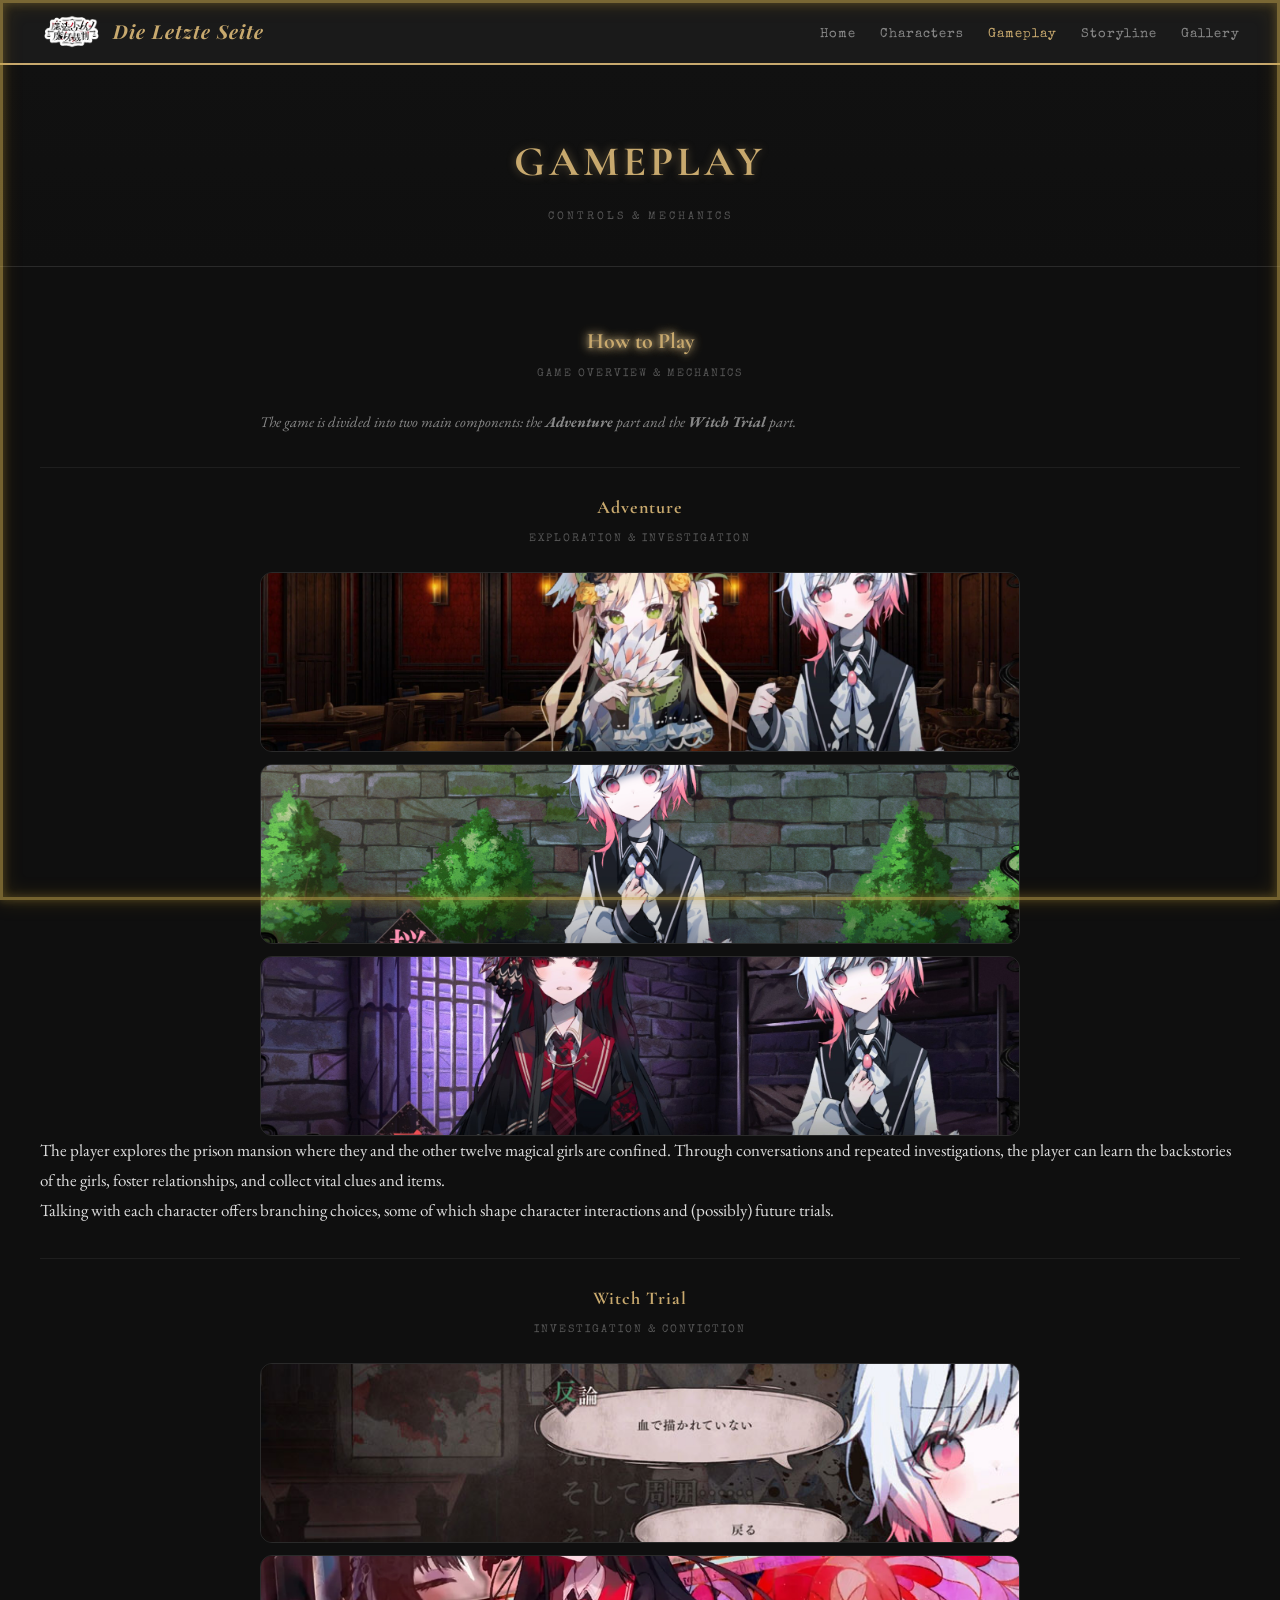
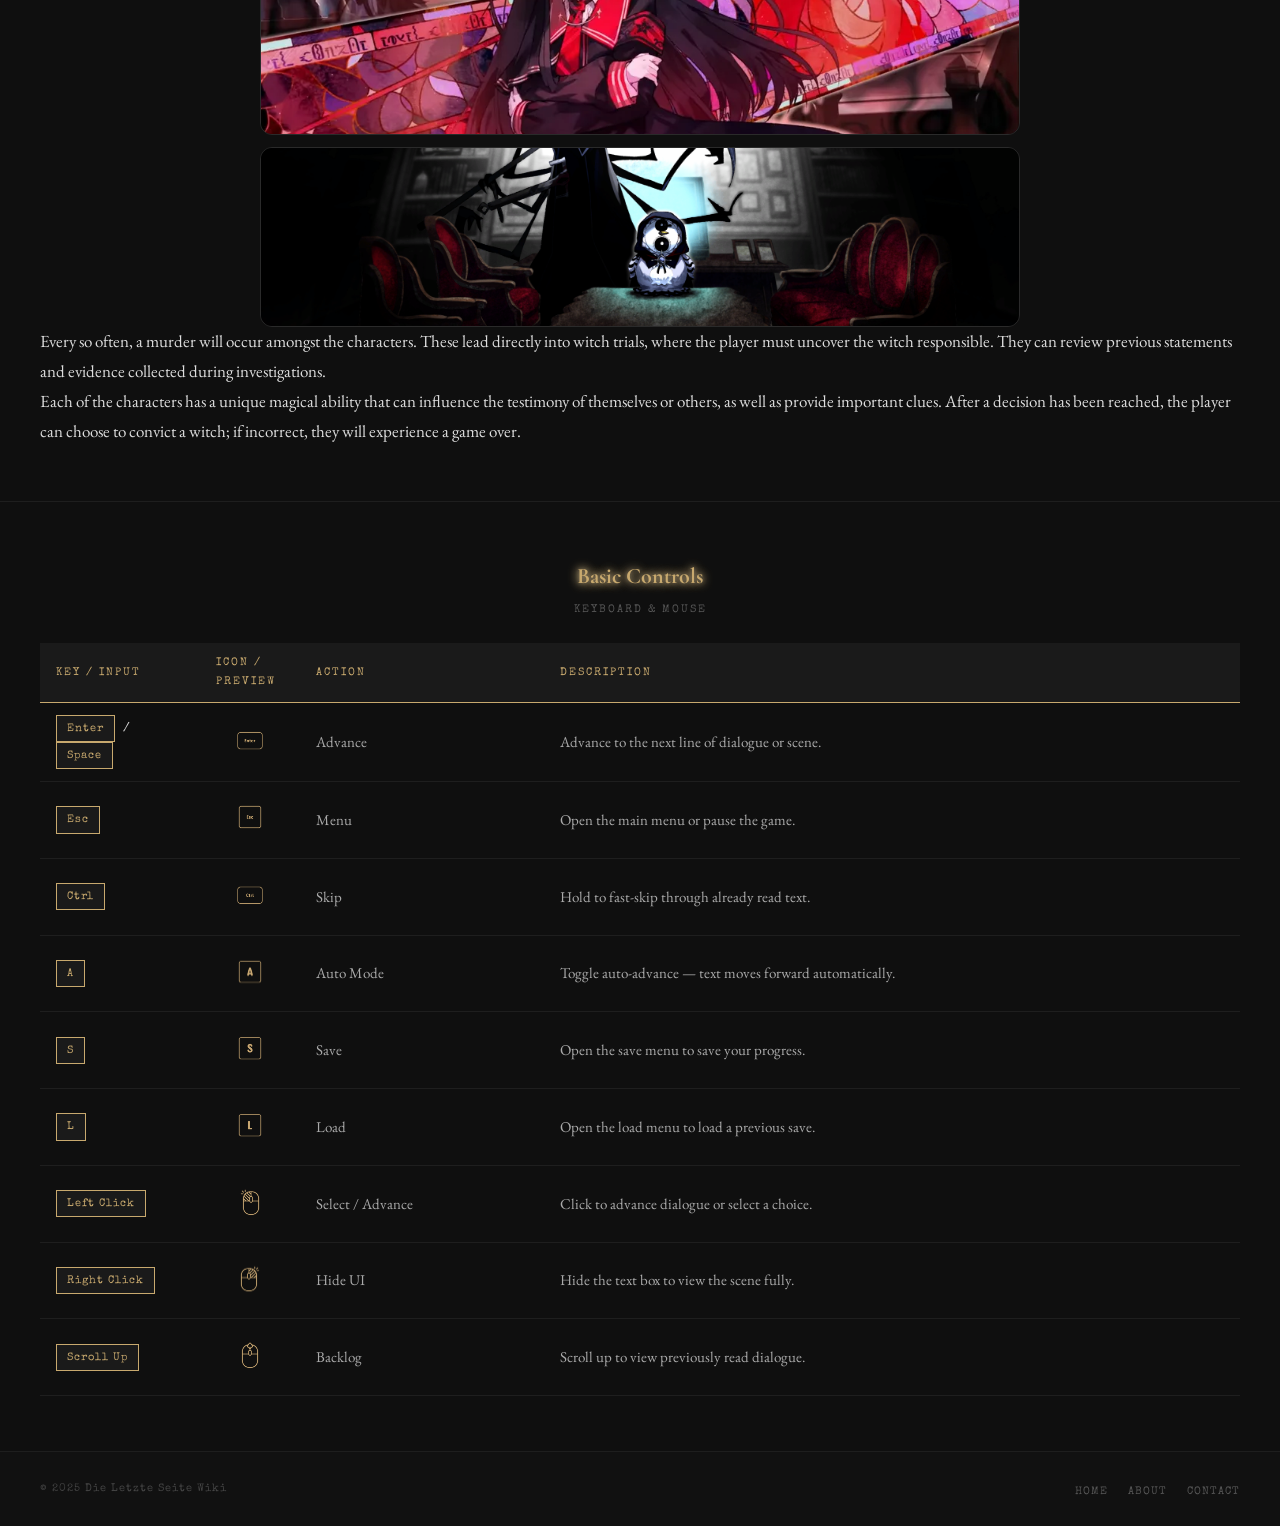
<file: gameplay.html>
<!DOCTYPE html>
<html lang="en">
<head>
  <meta charset="UTF-8" />
  <meta name="viewport" content="width=device-width, initial-scale=1.0" />
  <title>Gameplay — Die Letzte Seite Wiki</title>
  
  <link rel="icon" type="image/png" href="assets/images/logo.png">
  <meta property="og:title" content="Die Letzte Seite — Wiki" />
  <meta property="og:description" content="A visual novel of fading worlds and last words — where every choice rewrites the final page." />
  <meta property="og:image" content="assets/images/intro.png" />
  <meta property="og:type" content="website" />

  <link href="https://fonts.googleapis.com/css2?family=Playfair+Display:ital,wght@0,700;0,900;1,400&family=EB+Garamond:ital,wght@0,400;1,400&family=Special+Elite&display=swap" rel="stylesheet" />
  <link href="https://fonts.googleapis.com/css2?family=Cormorant+Garamond:wght@400;700;900&display=swap" rel="stylesheet">
  <link rel="stylesheet" href="style.css">
</head>
<body class="center-all">

  <nav class="navbar">
    <h1 style="display:flex; align-items:center; gap:10px;">
  <img src="assets/images/logo.png" alt="Logo" style="height:40px; width:auto;height: 2.2rem;">
  <a href="index.html" style="text-decoration:none; color:inherit;">
    Die Letzte Seite
  </a>
</h1>
    <ul>
      <li><a href="index.html">Home</a></li>
      <li><a href="characters.html">Characters</a></li>
      <li><a href="gameplay.html" class="nav-active">Gameplay</a></li>
      <li><a href="storyline.html">Storyline</a></li>
      <li><a href="gallery.html">Gallery</a></li>
    </ul>
  </nav>

  <div class="page-banner">
    <h2>GAMEPLAY</h2>
    <p>Controls &amp; Mechanics</p>
  </div>

  
  <section class="section fade">
    <h2 class="section-title">How to Play</h2>
    <p class="section-sub">Game Overview &amp; Mechanics</p>
    <div class="gameplay-desc">
      <p>
        The game is divided into two main components: the <strong>Adventure</strong> part
        and the <strong>Witch Trial</strong> part.
      </p>
    </div>

   <div class="gameplay-subsection">
  <h3 class="gameplay-sub-title">Adventure</h3>
  <p class="section-sub">Exploration &amp; Investigation</p>

  <div class="gameplay-desc">

    <div class="gallery-item" onclick="openLightbox('assets/images/gameplay1.png', 'Gameplay')">
      <img src="assets/images/gameplay1.png" alt="Gameplay" onerror="this.style.display='none'; this.nextElementSibling.style.display='flex';" />
      <div class="placeholder" style="display:none;">[ Gameplay ]</div>
    </div>

    <div class="gallery-item" onclick="openLightbox('assets/images/gameplay1b.png', 'Gameplay 2')">
      <img src="assets/images/gameplay_n1.png" alt="Gameplay 2" onerror="this.style.display='none'; this.nextElementSibling.style.display='flex';" />
      <div class="placeholder" style="display:none;">[ Gameplay 2 ]</div>
    </div>

    <div class="gallery-item" onclick="openLightbox('assets/images/gameplay1c.png', 'Gameplay 3')">
      <img src="assets/images/gameplay5.jpg" alt="Gameplay 3" onerror="this.style.display='none'; this.nextElementSibling.style.display='flex';" />
      <div class="placeholder" style="display:none;">[ Gameplay 3 ]</div>
    </div>

  </div>
</div>
        <p>
          The player explores the prison mansion where they and the other twelve magical girls are confined.
          Through conversations and repeated investigations, the player can learn the backstories of the girls,
          foster relationships, and collect vital clues and items.
        </p>
        <p>
          Talking with each character offers branching choices, some of which shape character interactions
          and (possibly) future trials.
        </p>
      </div>
    </div>

    <div class="gameplay-subsection">
  <h3 class="gameplay-sub-title">Witch Trial</h3>
  <p class="section-sub">Investigation &amp; Conviction</p>

  <div class="gameplay-desc">

    <div class="gallery-item" onclick="openLightbox('assets/images/gameplay3.png', 'Gameplay2')">
      <img src="assets/images/gameplay3.png" alt="Gameplay2" onerror="this.style.display='none'; this.nextElementSibling.style.display='flex';" />
      <div class="placeholder" style="display:none;">[ Gameplay ]</div>
    </div>

    <div class="gallery-item" onclick="openLightbox('assets/images/gameplay3b.png', 'Gameplay 2')">
      <img src="assets/images/gameplay4.png" alt="Gameplay 2" onerror="this.style.display='none'; this.nextElementSibling.style.display='flex';" />
      <div class="placeholder" style="display:none;">[ Gameplay 2 ]</div>
    </div>

    <div class="gallery-item" onclick="openLightbox('assets/images/gameplay3c.png', 'Gameplay 3')">
      <img src="assets/images/gameplay_n2.png" alt="Gameplay 3" onerror="this.style.display='none'; this.nextElementSibling.style.display='flex';" />
      <div class="placeholder" style="display:none;">[ Gameplay 3 ]</div>
    </div>

  </div>
</div>
        <p>
          Every so often, a murder will occur amongst the characters. These lead directly into witch trials,
          where the player must uncover the witch responsible. They can review previous statements and evidence
          collected during investigations.
        </p>
        <p>
          Each of the characters has a unique magical ability that can influence the testimony of themselves
          or others, as well as provide important clues. After a decision has been reached, the player can
          choose to convict a witch; if incorrect, they will experience a game over.
        </p>
      </div>
    </div>
  </section>

  
  <section class="section fade">
    <h2 class="section-title">Basic Controls</h2>
    <p class="section-sub">Keyboard &amp; Mouse</p>

    <table class="controls-table"> 
      <thead> 
        <tr> 
          <th>Key / Input</th> 
          <th>Icon / Preview</th> 
          <th>Action</th> <th>Description</th> 
        </tr> 
      </thead>
    <tbody>

<tr>
  <td><span class="key-badge">Enter</span> / <span class="key-badge">Space</span></td>
  <td class="ctrl-icon">
    <img src="assets/images/e.png" alt="Enter / Space">
  </td>
  <td>Advance</td>
  <td>Advance to the next line of dialogue or scene.</td>
</tr>

<tr>
  <td><span class="key-badge">Esc</span></td>
  <td class="ctrl-icon">
    <img src="assets/images/esc.png" alt="Escape">
  </td>
  <td>Menu</td>
  <td>Open the main menu or pause the game.</td>
</tr>

<tr>
  <td><span class="key-badge">Ctrl</span></td>
  <td class="ctrl-icon">
    <img src="assets/images/ctrl.png" alt="Ctrl">
  </td>
  <td>Skip</td>
  <td>Hold to fast-skip through already read text.</td>
</tr>

<tr>
  <td><span class="key-badge">A</span></td>
  <td class="ctrl-icon">
    <img src="assets/images/a.png" alt="A key">
  </td>
  <td>Auto Mode</td>
  <td>Toggle auto-advance — text moves forward automatically.</td>
</tr>

<tr>
  <td><span class="key-badge">S</span></td>
  <td class="ctrl-icon">
    <img src="assets/images/s.png" alt="S key">
  </td>
  <td>Save</td>
  <td>Open the save menu to save your progress.</td>
</tr>

<tr>
  <td><span class="key-badge">L</span></td>
  <td class="ctrl-icon">
    <img src="assets/images/l.png" alt="L key">
  </td>
  <td>Load</td>
  <td>Open the load menu to load a previous save.</td>
</tr>

<tr>
  <td><span class="key-badge">Left Click</span></td>
  <td class="ctrl-icon">
    <img src="assets/images/left.png" alt="Left Click">
  </td>
  <td>Select / Advance</td>
  <td>Click to advance dialogue or select a choice.</td>
</tr>

<tr>
  <td><span class="key-badge">Right Click</span></td>
  <td class="ctrl-icon">
    <img src="assets/images/right.png" alt="Right Click">
  </td>
  <td>Hide UI</td>
  <td>Hide the text box to view the scene fully.</td>
</tr>

<tr>
  <td><span class="key-badge">Scroll Up</span></td>
  <td class="ctrl-icon">
    <img src="assets/images/up.png" alt="Scroll Up">
  </td>
  <td>Backlog</td>
  <td>Scroll up to view previously read dialogue.</td>
</tr>

</tbody>
</table>
</section>

  <footer>
    <p>&copy; 2025 Die Letzte Seite Wiki</p>
    <ul>
      <li><a href="index.html">Home</a></li>
      <li><a href="#">About</a></li>
      <li><a href="mailto:jezekielbolofer09@gmail.com?subject=Die%20Letzte%20Seite%20Wiki%20Inquiry" target="_blank">Contact</a></li>
    </ul>
  </footer>
  <script src="script.js"></script>
</body>
</html>
</file>
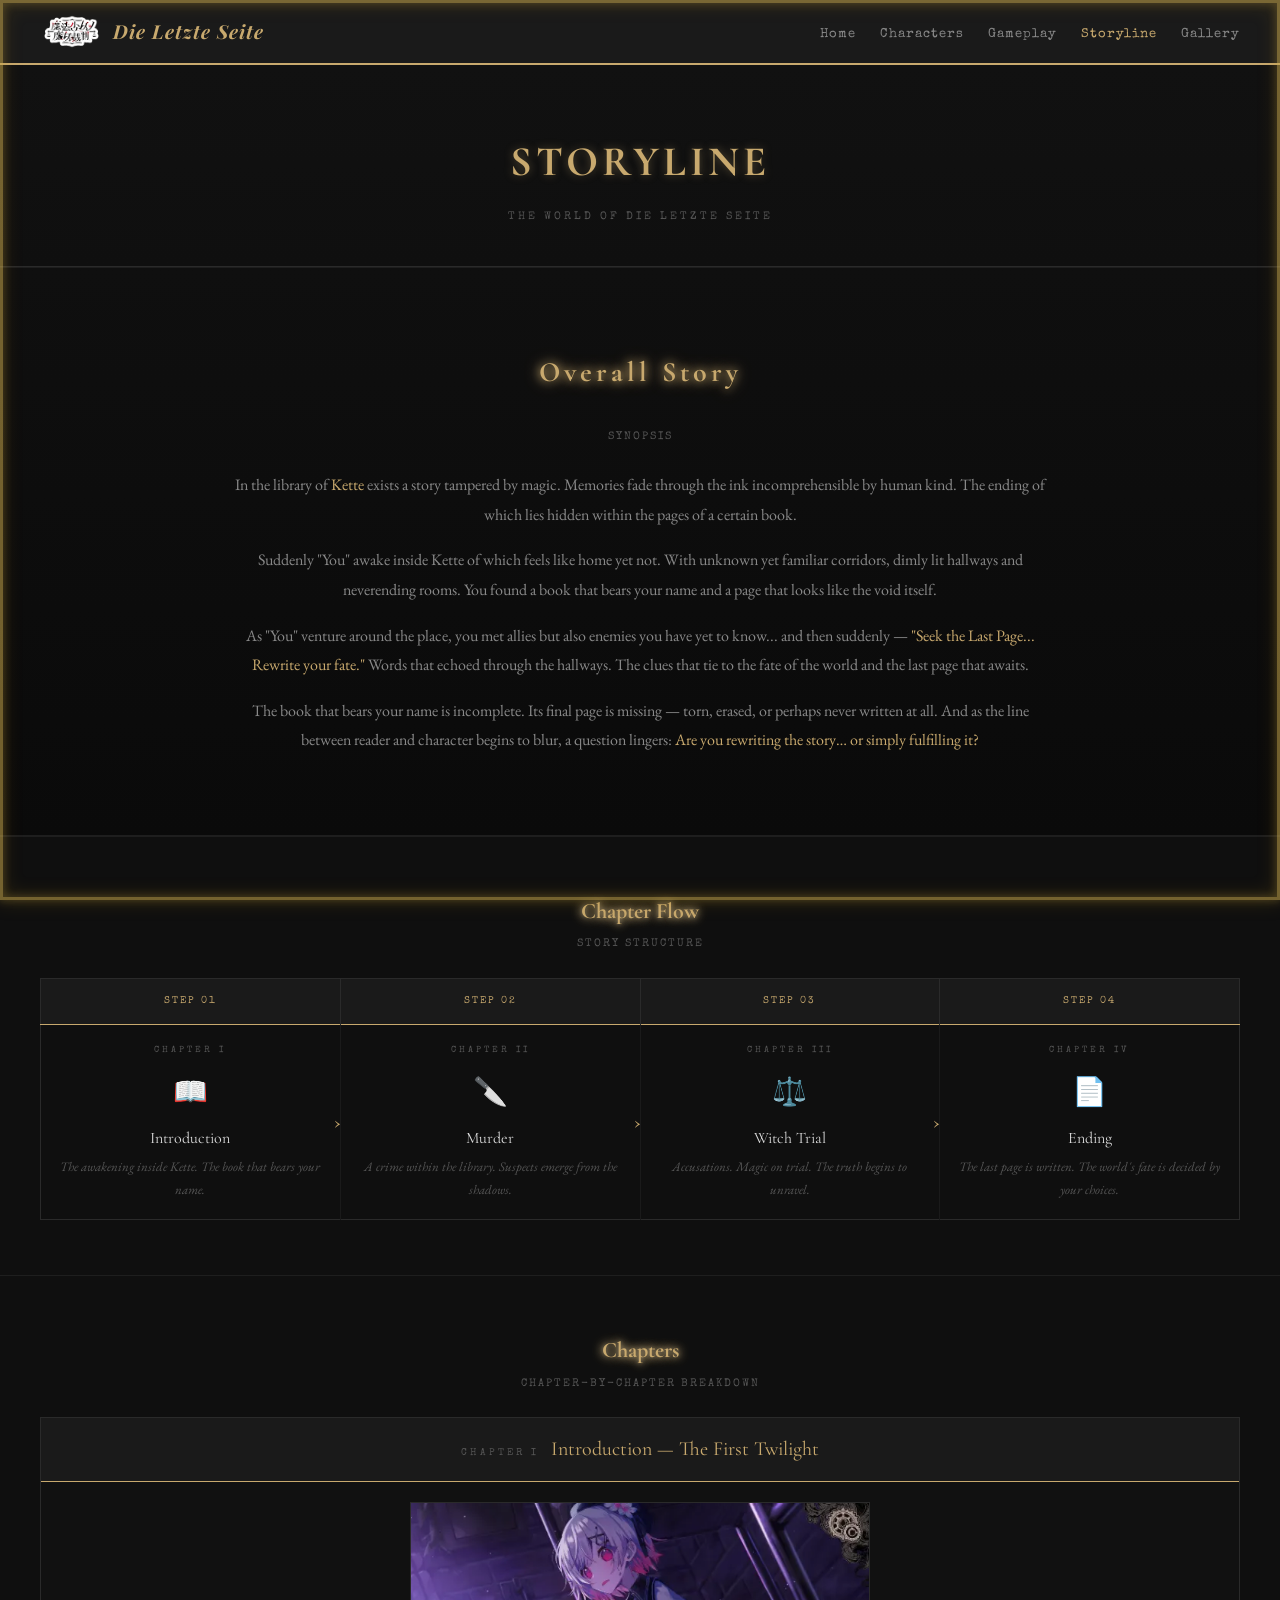
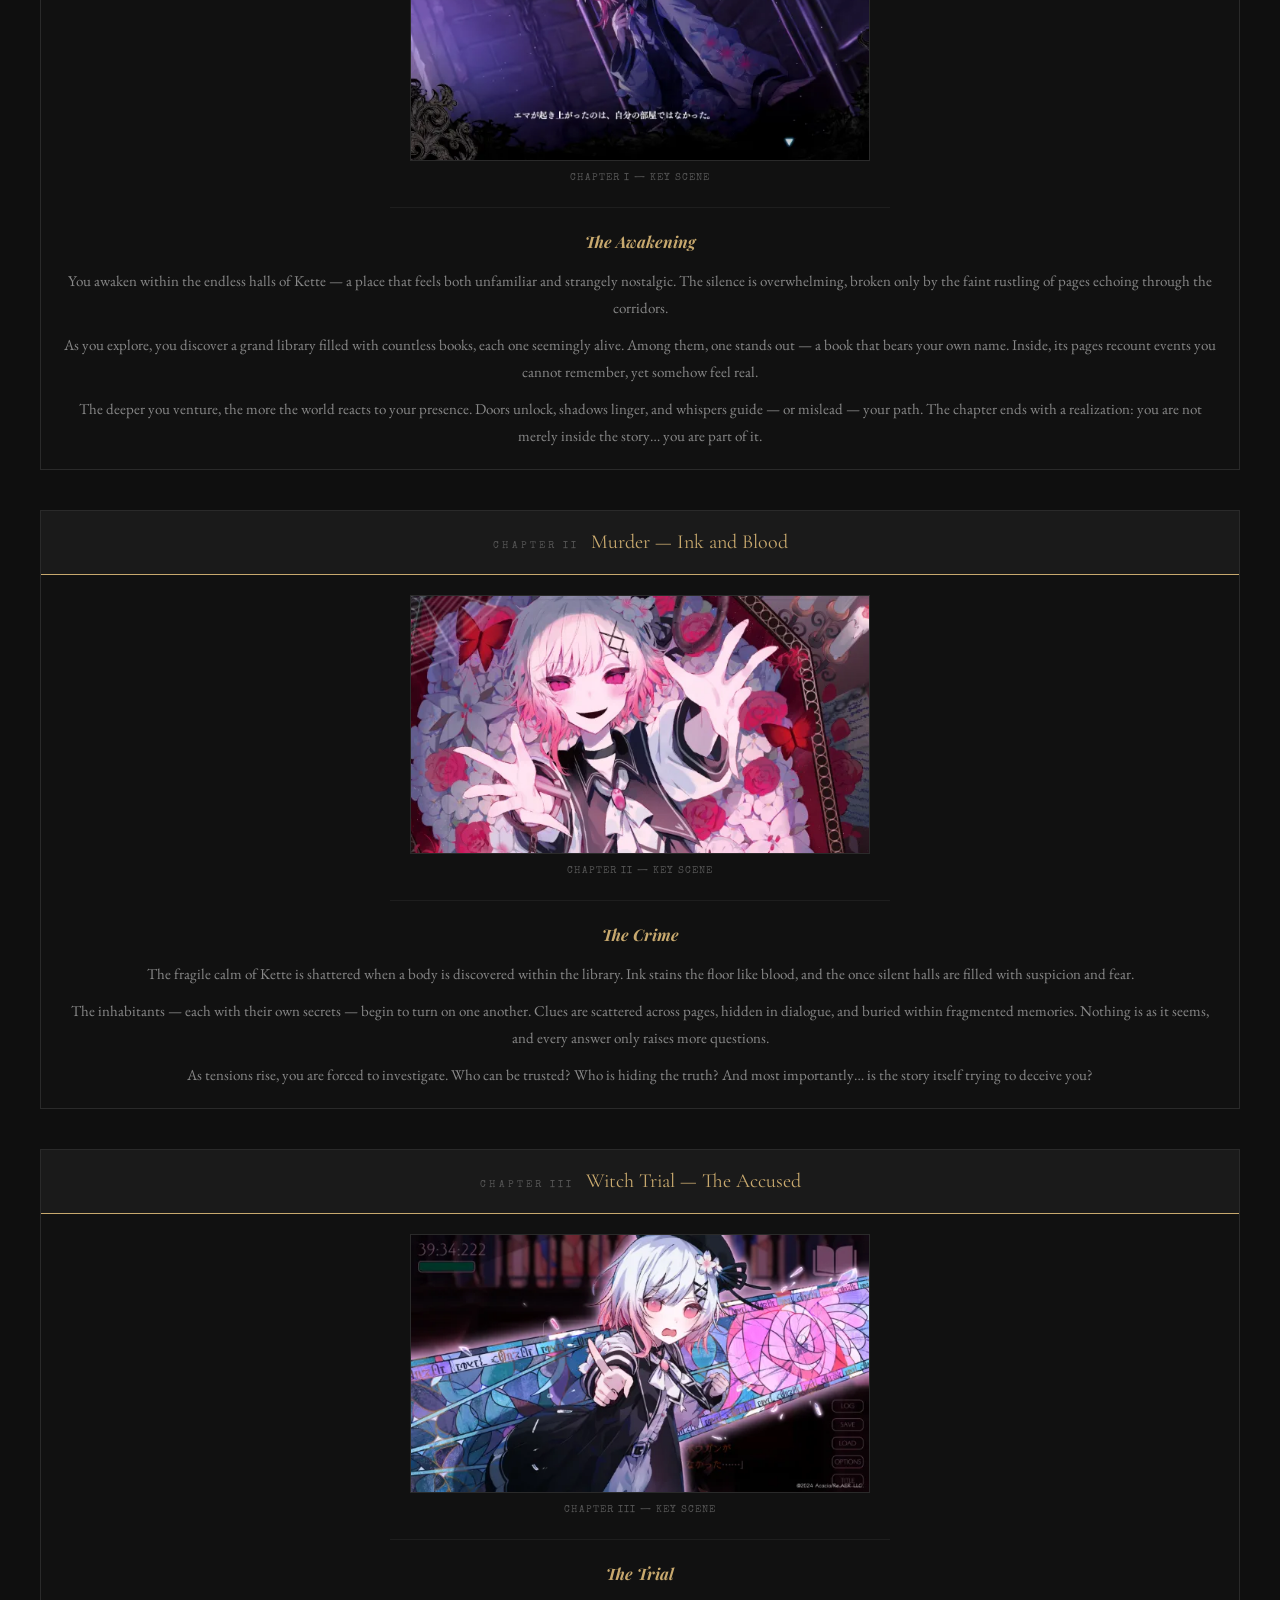
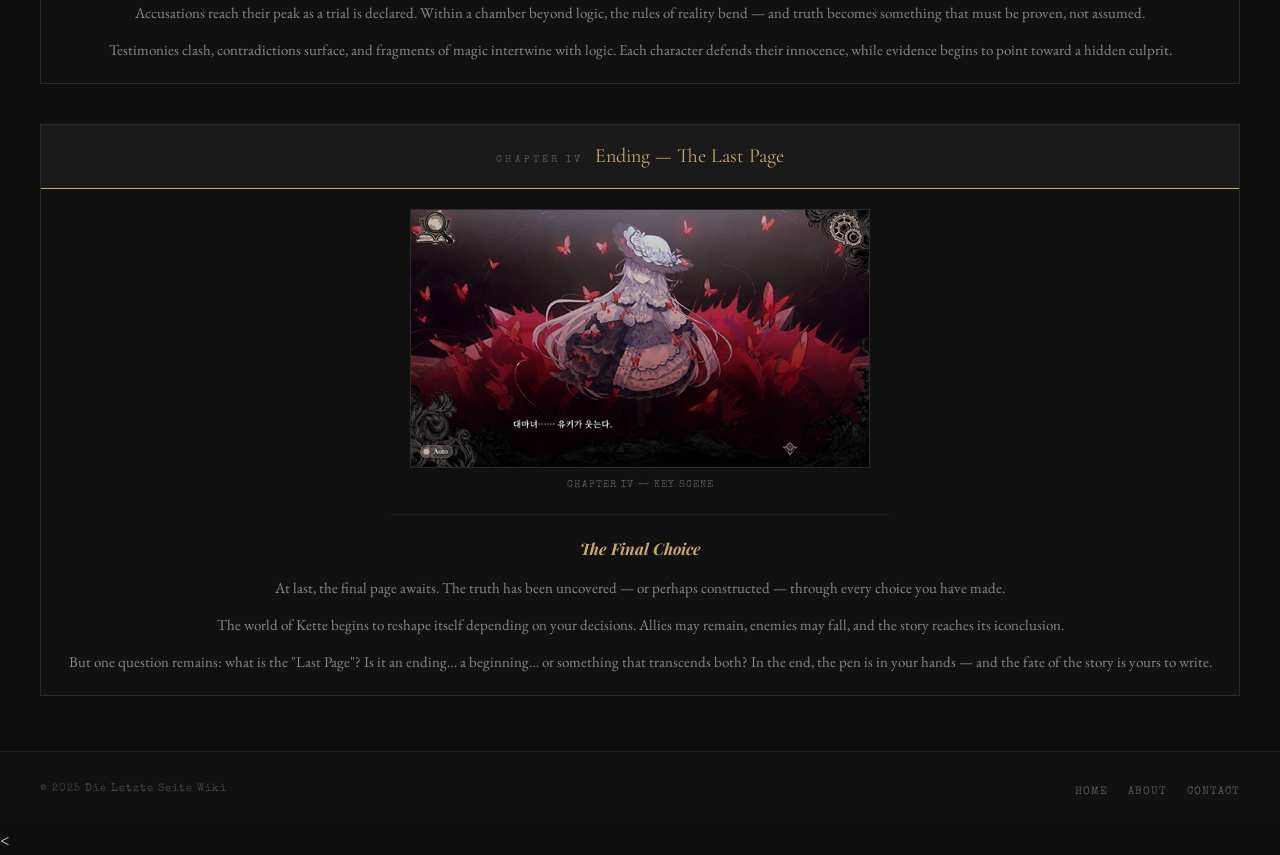
<file: storyline.html>
<!DOCTYPE html>
<html lang="en">
<head>
  <meta charset="UTF-8" />
  <meta name="viewport" content="width=device-width, initial-scale=1.0" />
  <title>Storyline — Die Letzte Seite Wiki</title>
  
  <link rel="icon" type="image/png" href="assets/images/logo.png">
  <meta property="og:title" content="Die Letzte Seite — Wiki" />
  <meta property="og:description" content="A visual novel of fading worlds and last words — where every choice rewrites the final page." />
  <meta property="og:image" content="assets/images/intro.png" />
  <meta property="og:type" content="website" />

  <link href="https://fonts.googleapis.com/css2?family=Playfair+Display:ital,wght@0,700;0,900;1,400&family=EB+Garamond:ital,wght@0,400;1,400&family=Special+Elite&display=swap" rel="stylesheet" />
  <link href="https://fonts.googleapis.com/css2?family=Cormorant+Garamond:wght@400;700;900&display=swap" rel="stylesheet">
  <link rel="stylesheet" href="style.css">
</head>
<body class="center-all">

  <nav class="navbar">
    <h1 style="display:flex; align-items:center; gap:10px;">
  <img src="assets/images/logo.png" alt="Logo" style="height:40px; width:auto;height: 2.2rem;">
  <a href="index.html" style="text-decoration:none; color:inherit;">
    Die Letzte Seite
  </a>
</h1>
    <ul>
      <li><a href="index.html">Home</a></li>
      <li><a href="characters.html">Characters</a></li>
      <li><a href="gameplay.html">Gameplay</a></li>
      <li><a href="storyline.html" class="nav-active">Storyline</a></li>
      <li><a href="gallery.html">Gallery</a></li>
    </ul>
  </nav>

  <div class="page-banner">
    <h2>STORYLINE</h2>
    <p>The World of Die Letzte Seite</p>
  </div>

  
  <section class="section fade" id="story">
    <h2 class="section-title">Overall Story</h2>
    <p class="section-sub">Synopsis</p>
    <div class="story-overall">
      <p>
        In the library of <strong>Kette</strong> exists a story tampered by magic.
        Memories fade through the ink incomprehensible by human kind.
        The ending of which lies hidden within the pages of a certain book.
      </p>
      <p>
        Suddenly "You" awake inside Kette of which feels like home yet not.
        With unknown yet familiar corridors, dimly lit hallways and neverending rooms.
        You found a book that bears your name and a page that looks like the void itself.
      </p>
      <p>
        As "You" venture around the place, you met allies but also enemies you have yet to know...
        and then suddenly — <strong>"Seek the Last Page... Rewrite your fate."</strong>
        Words that echoed through the hallways. The clues that tie to the fate of the world
        and the last page that awaits.
      </p>
     <p>
  The book that bears your name is incomplete. Its final page is missing — torn,
  erased, or perhaps never written at all. And as the line between reader and
  character begins to blur, a question lingers:
  <strong>Are you rewriting the story… or simply fulfilling it?</strong>
</p>
    </div>
  </section>

  
  <section class="section fade">
    <h2 class="section-title">Chapter Flow</h2>
    <p class="section-sub">Story Structure</p>

    <table class="flow-table">
      <thead>
        <tr>
          <th>Step 01</th>
          <th>Step 02</th>
          <th>Step 03</th>
          <th>Step 04</th>
        </tr>
      </thead>
      <tbody>
        <tr>

          <td>
            <div class="flow-step">Chapter I</div>
            <div class="flow-icon">
              
              📖
            </div>
            <div class="flow-title">Introduction</div>
            <div class="flow-desc">The awakening inside Kette. The book that bears your name.</div>
            <span class="flow-arrow">›</span>
          </td>

          <td>
            <div class="flow-step">Chapter II</div>
            <div class="flow-icon">
              
              🔪
            </div>
            <div class="flow-title">Murder</div>
            <div class="flow-desc">A crime within the library. Suspects emerge from the shadows.</div>
            <span class="flow-arrow">›</span>
          </td>

          <td>
            <div class="flow-step">Chapter III</div>
            <div class="flow-icon">
              
              ⚖️
            </div>
            <div class="flow-title">Witch Trial</div>
            <div class="flow-desc">Accusations. Magic on trial. The truth begins to unravel.</div>
            <span class="flow-arrow">›</span>
          </td>

          <td>
            <div class="flow-step">Chapter IV</div>
            <div class="flow-icon">
              
              📄
            </div>
            <div class="flow-title">Ending</div>
            <div class="flow-desc">The last page is written. The world's fate is decided by your choices.</div>
          </td>

        </tr>
      </tbody>
    </table>
  </section>

  
  <section class="section fade" id="chapters">
    <h2 class="section-title">Chapters</h2>
    <p class="section-sub">Chapter-by-Chapter Breakdown</p>

    
    <div class="chapter-block" id="ch1">
      <div class="chapter-header">
        <span class="chapter-num">Chapter I</span>
        <span class="chapter-name">Introduction — The First Twilight</span>
      </div>
      <table class="chapter-table">
        <tr>
          <td class="ch-img-cell">
            <img src="assets/images/intro.png" alt="Chapter I" onerror="this.style.display='none'; this.nextElementSibling.style.display='flex';" />
            <div class="img-placeholder" style="display:none;">[ Chapter I Image ]</div>
            <div class="ch-img-label">Chapter I — Key Scene</div>
          </td>
          <td class="ch-text-cell">
           <strong>The Awakening</strong>
      <p>
         You awaken within the endless halls of Kette — a place that feels both unfamiliar
         and strangely nostalgic. The silence is overwhelming, broken only by the faint
         rustling of pages echoing through the corridors.
      </p>
      <p>
         As you explore, you discover a grand library filled with countless books, each
         one seemingly alive. Among them, one stands out — a book that bears your own name.
         Inside, its pages recount events you cannot remember, yet somehow feel real.
      </p>
      <p>
         The deeper you venture, the more the world reacts to your presence. Doors unlock,
         shadows linger, and whispers guide — or mislead — your path. The chapter ends with
         a realization: you are not merely inside the story… you are part of it.
      </p>
          </td>
        </tr>
      </table>
    </div>

    
    <div class="chapter-block" id="ch2">
      <div class="chapter-header">
        <span class="chapter-num">Chapter II</span>
        <span class="chapter-name">Murder — Ink and Blood</span>
      </div>
      <table class="chapter-table">
        <tr>
          <td class="ch-img-cell">
            <img src="assets/images/scene2.png" alt="Chapter II" onerror="this.style.display='none'; this.nextElementSibling.style.display='flex';" />
            <div class="img-placeholder" style="display:none;">[ Chapter II Image ]</div>
            <div class="ch-img-label">Chapter II — Key Scene</div>
          </td>
          <td class="ch-text-cell">
            <strong>The Crime</strong>
        <p>
           The fragile calm of Kette is shattered when a body is discovered within the
           library. Ink stains the floor like blood, and the once silent halls are filled
           with suspicion and fear.
        </p>
        <p>
           The inhabitants — each with their own secrets — begin to turn on one another.
          Clues are scattered across pages, hidden in dialogue, and buried within
           fragmented memories. Nothing is as it seems, and every answer only raises
          more questions.
        </p>
        <p>
           As tensions rise, you are forced to investigate. Who can be trusted? Who is
           hiding the truth? And most importantly… is the story itself trying to deceive you?
        </p>
          </td>
        </tr>
      </table>
    </div>

    
    <div class="chapter-block" id="ch3">
      <div class="chapter-header">
        <span class="chapter-num">Chapter III</span>
        <span class="chapter-name">Witch Trial — The Accused</span>
      </div>
      <table class="chapter-table">
        <tr>
          <td class="ch-img-cell">
            <img src="assets/images/trial.png" alt="Chapter III" onerror="this.style.display='none'; this.nextElementSibling.style.display='flex';" />
            <div class="img-placeholder" style="display:none;">[ Chapter III Image ]</div>
            <div class="ch-img-label">Chapter III — Key Scene</div>
          </td>
          <td class="ch-text-cell">
            <strong>The Trial</strong>
          <p>
             Accusations reach their peak as a trial is declared. Within a chamber beyond
            logic, the rules of reality bend — and truth becomes something that must be
              proven, not assumed.
          </p>
          <p>
            Testimonies clash, contradictions surface, and fragments of magic intertwine
            with logic. Each character defends their innocence, while evidence begins to
            point toward a hidden culprit.
          </td>
        </tr>
      </table>
    </div>

    
    <div class="chapter-block" id="ch4">
      <div class="chapter-header">
        <span class="chapter-num">Chapter IV</span>
        <span class="chapter-name">Ending — The Last Page</span>
      </div>
      <table class="chapter-table">
        <tr>
          <td class="ch-img-cell">
            <img src="assets/images/gameplay7.png" alt="Chapter IV" onerror="this.style.display='none'; this.nextElementSibling.style.display='flex';" />
            <div class="img-placeholder" style="display:none;">[ Chapter IV Image ]</div>
            <div class="ch-img-label">Chapter IV — Key Scene</div>
          </td>
          <td class="ch-text-cell">
            <strong>The Final Choice</strong>
            <p>
              At last, the final page awaits. The truth has been uncovered — or perhaps
              constructed — through every choice you have made.
            </p>
            <p>
              The world of Kette begins to reshape itself depending on your
              decisions. Allies may remain, enemies may fall, and the story reaches its
              iconclusion.
            </p>
            <p>
              But one question remains: what is the "Last Page"? Is it an ending… a beginning…
              or something that transcends both? In the end, the pen is in your hands — and
              the fate of the story is yours to write.
          </p>
          </td>
        </tr>
      </table>
    </div>

  </section>

  <footer>
    <p>&copy; 2025 Die Letzte Seite Wiki</p>
    <ul>
      <li><a href="index.html">Home</a></li>
      <li><a href="#">About</a></li>
      <li><a href="mailto:jezekielbolofer09@gmail.com?subject=Die%20Letzte%20Seite%20Wiki%20Inquiry" target="_blank">Contact</a></li>
    </ul>
  </footer>
  <
  <script src="script.js"></script>
</body>
</html>
</file>
<file: style.css>
* { margin: 0; padding: 0; box-sizing: border-box; }
html { scroll-behavior: smooth; }

.fade {
  opacity: 0;
  transform: translateY(35px);
  transition: opacity 0.9s ease, transform 0.9s ease;
  animation: fade-fallback 0.6s ease 1.2s forwards;
}
@keyframes fade-fallback {
  to { opacity: 1; transform: translateY(0); }
}
.fade.show {
  opacity: 1;
  transform: translateY(0);
  animation: none;
}

body {
  background-color: #0f0f0f;
  color: #ddd;
  font-family: 'EB Garamond', Georgia, serif;
  font-size: 17px;
  line-height: 1.75;
}

.navbar {
  background-color: #1a1a1a;
  padding: 14px 40px;
  display: flex;
  align-items: center;
  justify-content: space-between;
  border-bottom: 2px solid #c8a96e;
  position: sticky;
  top: 0;
  z-index: 50;
}
.navbar h1 {
  font-family: 'Playfair Display', serif;
  font-style: italic;
  font-size: 1.2rem;
  color: #c8a96e;
  letter-spacing: 1px;
}
.navbar ul { list-style: none; display: flex; gap: 24px; }
.navbar ul li a {
  font-family: 'Special Elite', monospace;
  color: #888;
  text-decoration: none;
  font-size: 13px;
  letter-spacing: 1px;
  transition: color 0.2s;
}
.navbar ul li a:hover { color: #c8a96e; }

.hero { 
  text-align: center;
  padding: 90px 20px 70px;
  background: url('assets/images/sakurabg.jpg') center center / cover no-repeat;
  background-attachment: fixed;
  border-bottom: 1px solid #2a2a2a;
  font-family: 'EB Garamond', serif;
  color: #fff; 
  position: relative;
}
.hero::before {
  content: '';
  position: absolute;
  top: 0; left: 0; right: 0; bottom: 0;
  background: linear-gradient(to bottom, rgba(0,0,0,0.8), rgba(0,0,0,0.6));
  z-index: 0;
}
.hero * {
  position: relative;
  z-index: 1;
}
.hero p.eyebrow {
  font-family: 'Special Elite', monospace;
  font-size: 12px;
  letter-spacing: 4px;
  text-transform: uppercase;
  color: #d5d5d5;
  margin-bottom: 14px;
  text-shadow: 0 0 6px #caaf7d, 0 0 12px #caaf7d;
}
.hero h2 {
  font-family: 'Cormorant Garamond', serif;
  font-weight: 900;
  font-size: 52px;
  color: #dbb56f;
  letter-spacing: 3px;
  margin-bottom: 4px;
  text-shadow: 0 0 10px #caaf7d, 0 0 20px #caaf7d, 0 0 30px #caaf7d;
}
.hero h2 em {
  display: block;
  font-size: 22px;
  font-weight: 400;
  color: #c28f48;
  letter-spacing: 6px;
  margin-top: 4px;
  text-shadow: 0 0 6px #e8d8b1, 0 0 12px #e8d8b1;
}
.hero hr {
  border: none;
  border-top: 1px solid #2a2a2a;
  width: 120px;
  margin: 20px auto;
  text-shadow: 0 0 6px #f5d78e, 0 0 12px #f5d78e;
}
.hero p.desc {
  font-style: italic;
  color: #d5d5d5;
  font-size: 15px;
  max-width: 460px;
  margin: 0 auto 28px;
  text-shadow: 0 0 6px #e7c484;
}
.hero-btns { display: flex; gap: 12px; justify-content: center; }
.btn-fill {
  font-family: 'Special Elite', monospace;
  font-size: 12px;
  letter-spacing: 2px;
  text-transform: uppercase;
  text-decoration: none;
  padding: 10px 24px;
  background: #c8a96e;
  color: #111;
  border: none;
  cursor: pointer;
  transition: background 0.2s;
}
.btn-fill:hover { background: #d4b483; }
.btn-outline {
  font-family: 'Special Elite', monospace;
  font-size: 12px;
  letter-spacing: 2px;
  text-transform: uppercase;
  text-decoration: none;
  padding: 10px 24px;
  background: transparent;
  color: #c8a96e;
  border: 1px solid #2a2a2a;
  cursor: pointer;
  transition: border-color 0.2s;
}
.btn-outline:hover { border-color: #c8a96e; }

.section { padding: 55px 40px; }
.section + .section { border-top: 1px solid #1e1e1e; }
.section-title {
  font-family: 'Cormorant Garamond', serif;
  font-size: 22px;
  color: #c8a96e;
  margin-bottom: 4px;
  padding-left: 12px;
  border-left: 3px solid #c8a96e;
  text-shadow: 0 0 4px #8a7a5e, 0 0 8px #8a7a5e, 0 0 12px #f5d78e;
}
.section-sub {
  font-family: 'Special Elite', monospace;
  font-size: 11px;
  letter-spacing: 2px;
  text-transform: uppercase;
  color: #555;
  padding-left: 15px;
  margin-bottom: 24px;
}
.video-container {
  max-width: 800px;
  margin: 0 auto;
  border: 1px solid #2a2a2a;
  padding: 8px;
  background: #1a1a1a;
}
.video-container video {
  width: 100%;
  height: auto;
  display: block;
}

.carousel-outer { position: relative; overflow: hidden; }
.carousel-clip { overflow: hidden; }
.carousel-track {
  display: flex;
  gap: 12px;
  transition: transform 0.4s ease;
}
.carousel-slide {
  min-width: calc(50% - 6px);
  flex-shrink: 0;
  background: #1a1a1a;
  border: 1px solid #2a2a2a;
  overflow: hidden;

}
.slide-thumb {
  width: 100%;
  aspect-ratio: 16 / 9;
  display: flex;
  align-items: center;
  justify-content: center;
  font-family: 'Special Elite', monospace;
  font-size: 11px;
  letter-spacing: 3px;
  text-transform: uppercase;
  color: #333;
}
.slide-caption {
  padding: 10px 14px;
  border-top: 1px solid #2a2a2a;
}
.slide-caption strong {
  display: block;
  font-family: 'Playfair Display', serif;
  font-style: italic;
  font-size: 15px;
  color: #ddd;
  margin-bottom: 2px;
}
.slide-caption span {
  font-family: 'Special Elite', monospace;
  font-size: 11px;
  letter-spacing: 2px;
  color: #555;
  text-transform: uppercase;
}

.carousel-btn {
  position: absolute;
  top: calc(50% - 22px);
  width: 36px; height: 36px;
  background: #1a1a1a;
  border: 1px solid #2a2a2a;
  color: #c8a96e;
  font-size: 20px;
  display: flex; align-items: center; justify-content: center;
  cursor: pointer;
  z-index: 5;
  transition: background 0.2s, color 0.2s;
  user-select: none;
}
.carousel-btn:hover { background: #c8a96e; color: #111; }
.btn-prev { left: 6px; }
.btn-next { right: 6px; }

.carousel-dots {
  display: flex;
  justify-content: center;
  gap: 8px;
  margin-top: 14px;
}
.cdot {
  width: 7px; height: 7px;
  background: #222;
  border: 1px solid #333;
  cursor: pointer;
  transition: background 0.2s;
}
.cdot.active { background: #c8a96e; border-color: #c8a96e; }

.ctrl-icon img {
  width: 40px;
  height: auto;
  display: block;
  margin: 0 auto;
}

.story-block {
  margin-top: 34px;
  max-width: 780px;
  color: #aaa;
}

.story-block p {
  margin-bottom: 14px;
}

.story-highlight {
  font-family: 'Playfair Display', serif;
  font-style: italic;
  color: #c8a96e;
  border-left: 2px solid #c8a96e;
  padding-left: 12px;
  margin: 16px 0
}

.bento {
  display: grid;
  grid-template-columns: repeat(3, 1fr);
  grid-template-rows: 220px 180px;
  gap: 8px;
}
.bento-cell {
  position: relative;
  overflow: hidden;
  border: 1px solid #2a2a2a;
  cursor: pointer;
  transition: border-color 0.25s;
}
.bento-cell:hover { border-color: #c8a96e; }
.bento-cell.featured { grid-column: span 2; grid-row: span 2; }
.bento-cell.tall { grid-row: span 2; }

.bento-fill {
  width: 100%; height: 100%;
  display: flex; align-items: center; justify-content: center;
  font-family: 'Special Elite', monospace;
  font-size: 11px;
  letter-spacing: 3px;
  color: #2a2a2a;
  text-transform: uppercase;
}

.bento-tag {
  position: absolute; bottom: 0; left: 0; right: 0;
  padding: 8px 12px;
  background: linear-gradient(to top, rgba(0,0,0,0.85), transparent);
}
.bento-tag strong {
  display: block;
  font-family: 'Playfair Display', serif;
  font-style: italic;
  font-size: 14px;
  color: #c8a96e;
}
.bento-tag span {
  font-family: 'Special Elite', monospace;
  font-size: 10px;
  letter-spacing: 2px;
  text-transform: uppercase;
  color: #666;
}

table.char-table {
  width: 100%;
  border-collapse: collapse;
}
table.char-table thead tr {
  background: #1a1a1a;
  border-bottom: 1px solid #c8a96e;
}
table.char-table th {
  font-family: 'Special Elite', monospace;
  font-size: 11px;
  letter-spacing: 2px;
  text-transform: uppercase;
  color: #c8a96e;
  padding: 10px 16px;
  text-align: left;
  font-weight: normal;
}
table.char-table tbody tr { border-bottom: 1px solid #1e1e1e; transition: background 0.15s; }
table.char-table tbody tr:hover { background: #1a1a1a; }
table.char-table td { padding: 11px 16px; font-size: 15px; color: #aaa; }
table.char-table td:first-child {
  font-family: 'Special Elite', monospace;
  font-size: 12px;
  color: #555;
}
table.char-table td:nth-child(2) {
  font-family: 'Playfair Display', serif;
  font-style: italic;
  color: #ddd;
}
.role-badge {
  font-family: 'Special Elite', monospace;
  font-size: 10px;
  letter-spacing: 1px;
  text-transform: uppercase;
  padding: 3px 9px;
  border: 1px solid #2a2a2a;
  color: #6ea8c8;
}

.updates-list { display: flex; flex-direction: column; }
.update-row {
  display: grid;
  grid-template-columns: 130px 1fr auto;
  align-items: center;
  gap: 16px;
  padding: 14px 0;
  border-bottom: 1px solid #1e1e1e;
}
.update-row:last-child { border-bottom: none; }
.upd-date {
  font-family: 'Special Elite', monospace;
  font-size: 11px;
  letter-spacing: 1px;
  color: #555;
  text-transform: uppercase;
}
.upd-title {
  font-family: 'Playfair Display', serif;
  font-style: italic;
  font-size: 15px;
  color: #ccc;
}
.upd-tag {
  font-family: 'Special Elite', monospace;
  font-size: 10px;
  letter-spacing: 1px;
  text-transform: uppercase;
  color: #c8a96e;
  white-space: nowrap;
}

.req-section { background: #111; border-top: 1px solid #1e1e1e; }

table.req-table {
  width: 100%;
  max-width: 760px;
  border-collapse: collapse;
  border: 1px solid #2a2a2a;
}
table.req-table caption {
  font-family: 'Special Elite', monospace;
  font-size: 11px;
  letter-spacing: 2px;
  text-transform: uppercase;
  color: #444;
  text-align: left;
  padding-bottom: 10px;
}
table.req-table thead tr {
  background: #1a1a1a;
  border-bottom: 1px solid #c8a96e;
}
table.req-table th {
  font-family: 'Special Elite', monospace;
  font-size: 11px;
  letter-spacing: 2px;
  text-transform: uppercase;
  color: #c8a96e;
  padding: 11px 18px;
  text-align: left;
  font-weight: normal;
}
table.req-table tbody tr { border-bottom: 1px solid #1e1e1e; }
table.req-table tbody tr:last-child { border-bottom: none; }
table.req-table tbody tr:hover { background: #161616; }
table.req-table td {
  padding: 10px 18px;
  font-size: 14px;
  color: #888;
  vertical-align: middle;
}
table.req-table td:first-child {
  font-family: 'Special Elite', monospace;
  font-size: 10px;
  letter-spacing: 2px;
  text-transform: uppercase;
  color: #555;
  background: #131313;
  border-right: 1px solid #1e1e1e;
  width: 110px;
}

footer {
  background: #111;
  border-top: 1px solid #1e1e1e;
  padding: 22px 40px;
  display: flex;
  align-items: center;
  justify-content: space-between;
  flex-wrap: wrap;
  gap: 12px;
}
footer p {
  font-family: 'Special Elite', monospace;
  font-size: 11px;
  color: #444;
  letter-spacing: 1px;
}
footer ul { list-style: none; display: flex; gap: 20px; }
footer ul li a {
  font-family: 'Special Elite', monospace;
  font-size: 11px;
  letter-spacing: 1px;
  text-transform: uppercase;
  color: #555;
  text-decoration: none;
  transition: color 0.2s;
}
footer ul li a:hover { color: #c8a96e; }
#story {
  background: linear-gradient(to bottom, #0f0f0f, #0a0a0a);
  padding: 80px 20px;
  width: 100vw;
  position: relative;
  left: 50%;
  right: 50%;
  margin-left: -50vw;
  margin-right: -50vw;
  border-top: 1px solid #1e1e1e;
  border-bottom: 1px solid #1e1e1e;
}
.gameplay-desc {
  display: grid;
  grid-template-columns: repeat(3, 1fr);
  gap: 12px;
 }
 .gallery-item {
  width: 100%;
  height: 180px;

  border-radius: 12px;
  overflow: hidden;

  background: #00000010;

  display: block; 
}
.gallery-item img {
  width: 100%;
  height: 100%;
  object-fit: cover;
  display: block;
}
  display: flex;{
  align-items: center;
  justify-content: center;
  background: #00000010;
 }
.gallery-extra {
  display: grid;
  grid-template-columns: repeat(3, 1fr);
  gap: 15px;
  margin-top: 40px;
}

.gallery-extra {
  display: grid;
  grid-template-columns: repeat(3, 260px); 
  gap: 15px;
  justify-content: center;
  margin-top: 40px;
}

.gallery-extra-item img {
  width: 100%;
  aspect-ratio: 16/9;
  object-fit: cover;
  display: block;
  transition: transform 0.3s ease;
}

.gallery-extra-item img:hover {
  transform: scale(1.05);
}
  .gameplay-desc {
  display: flex;
  gap: 12px;
  flex-wrap: wrap;
  align-items: flex-start;
}

.gallery-item img {
  width: 100%;
  height: 100%;
  object-fit: cover;
}
.gameplay-subsection {
  text-align: center;
}
.gameplay-subsection p {
  text-align: center;
}
#story .story-container {
  max-width: 900px;
  margin: 0 auto;
  padding: 0 20px;
}

#story .section-title {
  text-align: center;
  border-left: none;
  padding-left: 0;
  margin-bottom: 30px;
  font-size: 28px;
  letter-spacing: 4px;
  text-shadow: 0 0 8px #c8a96e, 0 0 15px #c8a96e;
}

#story .story-block {
  margin-top: 0;
  max-width: 100%;
  text-align: center;
  color: #ccc;
}

#story .story-block p {
  margin-bottom: 25px;
  font-size: 18px;
  line-height: 1.8;
  text-align: center;
}

#story .story-highlight {
  font-size: 24px;
  border-left: none;
  padding: 20px 40px;
  margin: 30px 0;
  text-align: center;
  background: rgba(200, 169, 110, 0.05);
  border-top: 1px solid rgba(200, 169, 110, 0.3);
  border-bottom: 1px solid rgba(200, 169, 110, 0.3);
  color: #dbb56f;
  font-weight: 700;
  letter-spacing: 1px;
}

#story .story-block strong {
  color: #c8a96e;
  font-weight: normal;
}
.hero-video-container {
  max-width: 700px;
  margin: 30px auto 20px;
  border: 2px solid rgba(200, 169, 110, 0.3);
  padding: 6px;
  background: rgba(0, 0, 0, 0.4);
  backdrop-filter: blur(3px);
  border-radius: 8px;
  box-shadow: 0 0 30px rgba(0, 0, 0, 0.6), 0 0 15px rgba(200, 169, 110, 0.3);
  transition: all 0.3s ease;
}

.hero-video-container:hover {
  border-color: #c8a96e;
  box-shadow: 0 0 40px rgba(0, 0, 0, 0.8), 0 0 25px rgba(200, 169, 110, 0.5);
  transform: translateY(-2px);
}

.hero-video-container video {
  width: 100%;
  height: auto;
  display: block;
  border-radius: 4px;
}
@media (max-width: 1024px) {
  .section {
    padding: 45px 30px;
  }
  
  .bento {
    grid-template-rows: 180px 150px;
  }
  
  .hero h2 {
    font-size: 48px;
  }
}

@media (max-width: 768px) {
  .navbar {
    padding: 12px 20px;
    flex-direction: column;
    gap: 10px;
  }
  
  .navbar h1 {
    font-size: 1.1rem;
  }
  
  .navbar ul {
    gap: 15px;
    flex-wrap: wrap;
    justify-content: center;
    width: 100%;
  }
  
  .navbar ul li a {
    font-size: 11px;
  }
  .hero {
    padding: 50px 15px 40px;
  }
  
  .hero h2 {
    font-size: 36px;
  }
  
  .hero h2 em {
    font-size: 16px;
    letter-spacing: 4px;
  }
  
  .hero p.desc {
    font-size: 14px;
    max-width: 100%;
    padding: 0 10px;
  }
  
  .hero-btns {
    flex-direction: column;
    gap: 10px;
    max-width: 250px;
    margin: 0 auto;
  }
  
  .btn-fill, .btn-outline {
    width: 100%;
    text-align: center;
    padding: 12px 20px;
  }
  
  .hero-video-container {
    max-width: 100%;
    margin: 20px auto 15px;
  }
  .section {
    padding: 40px 20px;
  }
  
  .section-title {
    font-size: 20px;
    padding-left: 8px;
  }
  
  .section-sub {
    font-size: 10px;
    padding-left: 11px;
    margin-bottom: 20px;
  }
  
  #story {
    padding: 60px 15px;
  }
  
  #story .story-block p {
    font-size: 16px;
  }
  
  #story .story-highlight {
    font-size: 20px;
    padding: 15px 20px;
  }
  .carousel-slide {
    min-width: 100%;
  }
  
  .carousel-btn {
    width: 30px;
    height: 30px;
    font-size: 16px;
    top: calc(50% - 15px);
  }
  
  .slide-caption strong {
    font-size: 14px;
  }
  
  .slide-caption span {
    font-size: 10px;
  }
  .bento {
    grid-template-columns: repeat(2, 1fr);
    grid-template-rows: auto;
    gap: 6px;
  }
  
  .bento-cell.featured {
    grid-column: span 2;
    grid-row: span 1;
    aspect-ratio: 16/9;
  }
  
  .bento-cell.tall {
    grid-row: span 1;
    aspect-ratio: 4/5;
  }
  
  .bento-tag strong {
    font-size: 12px;
  }
  
  .bento-tag span {
    font-size: 9px;
  }
  .char-table, .req-table {
    display: block;
    overflow-x: auto;
    white-space: nowrap;
  }
  
  .char-table td {
    padding: 8px 12px;
    font-size: 14px;
  }
  
  .role-badge {
    font-size: 9px;
    padding: 2px 6px;
  }
  
  .req-table td {
    padding: 8px 12px;
    font-size: 13px;
  }
  
  .req-table td:first-child {
    width: auto;
    font-size: 9px;
  }
  .update-row {
    grid-template-columns: 100px 1fr auto;
    gap: 10px;
    padding: 12px 0;
  }
  
  .upd-date {
    font-size: 10px;
  }
  
  .upd-title {
    font-size: 14px;
  }
  
  .upd-tag {
    font-size: 9px;
  }
  footer {
    padding: 20px;
    flex-direction: column;
    text-align: center;
    gap: 10px;
  }
  
  footer ul {
    gap: 15px;
  }
  
  footer ul li a {
    font-size: 10px;
  }
}

@media (max-width: 480px) {
  .navbar {
    padding: 10px;
  }
  
  .navbar ul {
    gap: 8px;
  }
  
  .navbar ul li a {
    font-size: 10px;
    padding: 4px 5px;
  }
  
  .hero h2 {
    font-size: 28px;
  }
  
  .hero h2 em {
    font-size: 14px;
    letter-spacing: 3px;
  }
  
  .hero p.eyebrow {
    font-size: 10px;
    letter-spacing: 3px;
  }
  
  .section-title {
    font-size: 18px;
  }
  
  .bento {
    grid-template-columns: 1fr;
  }
  
  .bento-cell.featured {
    grid-column: span 1;
  }
  
  .bento-cell.tall {
    aspect-ratio: 16/9;
  }
  
  .update-row {
    grid-template-columns: 1fr;
    gap: 5px;
    text-align: center;
  }
  
  .upd-date, .upd-title, .upd-tag {
    text-align: center;
  }
  
  .upd-tag {
    justify-self: center;
  }
  
  footer ul {
    flex-wrap: wrap;
    justify-content: center;
  }
}

@media (max-width: 900px) and (orientation: landscape) {
  .hero {
    padding: 40px 20px;
  }
  
  .hero-video-container {
    max-width: 500px;
  }
  
  .bento {
    grid-template-rows: 160px 140px;
  }
}

.navbar ul li a.nav-active { color: #c8a96e; }

.page-banner {
  background: linear-gradient(to bottom, #111, #0f0f0f);
  padding: 60px 40px 40px;
  border-bottom: 1px solid #2a2a2a;
  text-align: center;
}
.page-banner h2 {
  font-family: 'Cormorant Garamond', serif;
  font-size: 42px;
  color: #c8a96e;
  letter-spacing: 4px;
  text-shadow: 0 0 10px rgba(200,169,110,0.4);
}
.page-banner p {
  font-family: 'Special Elite', monospace;
  font-size: 11px;
  letter-spacing: 3px;
  text-transform: uppercase;
  color: #555;
  margin-top: 8px;
}

.rating-section { text-align: center; padding: 50px 40px; border-top: 1px solid #1e1e1e; }
.stars { display: flex; justify-content: center; gap: 8px; margin: 16px 0; }
.star { font-size: 32px; color: #333; cursor: pointer; transition: color 0.2s, transform 0.1s; user-select: none; }
.star:hover, .star.active { color: #c8a96e; transform: scale(1.15); }
.rating-label { font-family: 'Special Elite', monospace; font-size: 11px; letter-spacing: 2px; text-transform: uppercase; color: #555; margin-top: 8px; }
.rating-score { font-family: 'Cormorant Garamond', serif; font-size: 42px; color: #c8a96e; line-height: 1; margin-bottom: 4px; }
.rating-count { font-family: 'Special Elite', monospace; font-size: 11px; color: #555; letter-spacing: 1px; }
.rating-submitted { font-family: 'EB Garamond', serif; font-style: italic; color: #c8a96e; font-size: 14px; margin-top: 10px; display: none; }

.char-section { padding: 55px 40px; border-top: 1px solid #1e1e1e; }
.char-section:first-of-type { border-top: none; }
.char-group-label { font-family: 'Special Elite', monospace; font-size: 11px; letter-spacing: 4px; text-transform: uppercase; color: #555; margin-bottom: 6px; }

.char-card { border: 1px solid #2a2a2a; margin-bottom: 40px; background: #111; }
.char-card:last-child { margin-bottom: 0; }

.char-top { display: grid; grid-template-columns: 380px 1fr; border-bottom: 1px solid #2a2a2a; }

.char-mugshot { border-right: 1px solid #2a2a2a; overflow: hidden; min-height: 380px; display: flex; align-items: stretch; }
.char-mugshot img { width: 100%; height: 100%; object-fit: cover; object-position: top center; display: block; }
.char-mugshot .mugshot-placeholder { width: 100%; background: #1a1a1a; display: flex; align-items: center; justify-content: center; font-family: 'Special Elite', monospace; font-size: 11px; letter-spacing: 2px; color: #333; text-transform: uppercase; }

.char-bio { padding: 24px 28px; }
.char-name { font-family: 'Cormorant Garamond', serif; font-size: 26px; color: #c8a96e; margin-bottom: 2px; text-shadow: 0 0 8px rgba(200,169,110,0.3); }
.char-alias { font-family: 'Special Elite', monospace; font-size: 11px; letter-spacing: 2px; color: #555; text-transform: uppercase; margin-bottom: 18px; }

.bio-table { width: 100%; border-collapse: collapse; margin-bottom: 16px; }
.bio-table tr { border-bottom: 1px solid #1e1e1e; }
.bio-table tr:last-child { border-bottom: none; }
.bio-table td { padding: 6px 10px; font-size: 14px; vertical-align: top; }
.bio-table td:first-child { font-family: 'Special Elite', monospace; font-size: 10px; letter-spacing: 1px; text-transform: uppercase; color: #c8a96e; width: 130px; white-space: nowrap; }
.bio-table td:last-child { color: #aaa; }

.bio-desc { font-size: 14px; color: #888; font-style: italic; line-height: 1.7; border-top: 1px solid #1e1e1e; padding-top: 14px; margin-top: 6px; }

.char-gallery { padding: 16px 20px; border-top: 1px solid #2a2a2a; }
.char-gallery-label { font-family: 'Special Elite', monospace; font-size: 10px; letter-spacing: 2px; text-transform: uppercase; color: #555; margin-bottom: 12px; }
.char-gallery-grid { display: flex; gap: 10px; flex-wrap: wrap; }

.char-gallery-item { width: 120px; height: 120px; border: 1px solid #2a2a2a; overflow: hidden; position: relative; transition: border-color 0.2s; }
.char-gallery-item:hover { border-color: #c8a96e; }
.char-gallery-item img { width: 100%; height: 100%; object-fit: cover; display: block; }
.char-gallery-item .placeholder { width: 100%; height: 100%; background: #1a1a1a; display: flex; align-items: center; justify-content: center; font-family: 'Special Elite', monospace; font-size: 9px; letter-spacing: 1px; color: #333; text-transform: uppercase; text-align: center; padding: 8px; }
.char-gallery-item-label { position: absolute; bottom: 0; left: 0; right: 0; background: rgba(0,0,0,0.75); font-family: 'Special Elite', monospace; font-size: 9px; letter-spacing: 1px; color: #888; text-transform: uppercase; padding: 3px 6px; text-align: center; }

.gameplay-desc { max-width: 760px; color: #888; font-size: 15px; line-height: 1.8; font-style: italic; }
.gameplay-desc p { margin-bottom: 12px; }
.gameplay-desc p:last-child { margin-bottom: 0; }
.gameplay-subsection { margin-top: 32px; padding-top: 24px; border-top: 1px solid #1e1e1e; }
.gameplay-sub-title { font-family: 'Cormorant Garamond', serif; font-size: 18px; color: #c8a96e; margin-bottom: 6px; font-weight: 700; letter-spacing: 1px; }

table.controls-table { width: 100%; border-collapse: collapse; margin-top: 8px; }
table.controls-table thead tr { background: #1a1a1a; border-bottom: 1px solid #c8a96e; }
table.controls-table th { font-family: 'Special Elite', monospace; font-size: 11px; letter-spacing: 2px; text-transform: uppercase; color: #c8a96e; padding: 10px 16px; text-align: left; font-weight: normal; }
table.controls-table tbody tr { border-bottom: 1px solid #1e1e1e; transition: background 0.15s; }
table.controls-table tbody tr:hover { background: #1a1a1a; }
table.controls-table td { padding: 12px 16px; font-size: 15px; color: #aaa; vertical-align: middle; }
table.controls-table td:first-child { font-family: 'Special Elite', monospace; font-size: 12px; color: #ddd; width: 160px; }
table.controls-table td.ctrl-icon { width: 100px; text-align: center; }
table.controls-table td.ctrl-icon img { max-width: 80px; max-height: 60px; object-fit: contain; display: block; margin: 0 auto; }
table.controls-table td.ctrl-icon .icon-placeholder { width: 60px; height: 60px; background: #1a1a1a; border: 1px solid #2a2a2a; display: flex; align-items: center; justify-content: center; font-family: 'Special Elite', monospace; font-size: 9px; letter-spacing: 1px; color: #444; text-transform: uppercase; margin: 0 auto; }

.key-badge { display: inline-block; background: #1a1a1a; border: 1px solid #c8a96e; color: #c8a96e; font-family: 'Special Elite', monospace; font-size: 11px; letter-spacing: 1px; padding: 3px 10px; margin-right: 4px; }

.story-overall { max-width: 820px; color: #888; font-size: 16px; line-height: 1.85; }
.story-overall p { margin-bottom: 16px; }
.story-overall p:last-child { margin-bottom: 0; }
.story-overall strong { color: #c8a96e; font-weight: normal; }

table.flow-table { width: 100%; border-collapse: collapse; border: 1px solid #2a2a2a; table-layout: fixed; }
table.flow-table thead tr { background: #1a1a1a; border-bottom: 1px solid #c8a96e; }
table.flow-table th { font-family: 'Special Elite', monospace; font-size: 10px; letter-spacing: 2px; text-transform: uppercase; color: #c8a96e; padding: 14px 10px; text-align: center; font-weight: normal; border-right: 1px solid #2a2a2a; }
table.flow-table th:last-child { border-right: none; }
table.flow-table tbody tr { border-top: 1px solid #1e1e1e; }
table.flow-table td { padding: 18px 12px; text-align: center; vertical-align: top; border-right: 1px solid #1a1a1a; position: relative; }
table.flow-table td:last-child { border-right: none; }

.flow-step { font-family: 'Special Elite', monospace; font-size: 9px; letter-spacing: 3px; text-transform: uppercase; color: #555; margin-bottom: 8px; }
.flow-icon { font-size: 28px; margin-bottom: 8px; display: block; }
.flow-icon img { width: 36px; height: 36px; object-fit: contain; margin: 0 auto 8px; display: block; }
.flow-title { font-family: 'Cormorant Garamond', serif; font-size: 16px; color: #ddd; margin-bottom: 4px; }
.flow-desc { font-size: 13px; color: #555; font-style: italic; }
.flow-arrow { position: absolute; right: -1px; top: 50%; transform: translateY(-50%); color: #c8a96e; font-size: 18px; z-index: 2; pointer-events: none; }

.chapter-block { margin-bottom: 40px; border: 1px solid #2a2a2a; background: #111; }
.chapter-block:last-child { margin-bottom: 0; }
.chapter-header { background: #1a1a1a; padding: 14px 20px; border-bottom: 1px solid #c8a96e; display: flex; align-items: baseline; gap: 12px; }
.chapter-num { font-family: 'Special Elite', monospace; font-size: 10px; letter-spacing: 3px; text-transform: uppercase; color: #555; }
.chapter-name { font-family: 'Cormorant Garamond', serif; font-size: 20px; color: #c8a96e; }

table.chapter-table { width: 100%; border-collapse: collapse; }
table.chapter-table td { padding: 20px; vertical-align: top; border-bottom: 1px solid #1a1a1a; font-size: 15px; color: #888; line-height: 1.8; }
table.chapter-table td:last-child { border-bottom: none; }

.ch-img-cell { width: 320px; border-right: 1px solid #1e1e1e; }
.ch-img-cell img { width: 100%; display: block; border: 1px solid #2a2a2a; }
.ch-img-cell .img-placeholder { width: 100%; aspect-ratio: 16/9; background: #1a1a1a; border: 1px solid #2a2a2a; display: flex; align-items: center; justify-content: center; font-family: 'Special Elite', monospace; font-size: 11px; letter-spacing: 2px; color: #333; text-transform: uppercase; }
.ch-img-label { font-family: 'Special Elite', monospace; font-size: 10px; letter-spacing: 1px; text-transform: uppercase; color: #555; margin-top: 8px; }

.ch-text-cell strong { display: block; font-family: 'Playfair Display', serif; font-style: italic; color: #c8a96e; font-size: 16px; margin-bottom: 10px; }
.ch-text-cell p { margin-bottom: 10px; }
.ch-text-cell p:last-child { margin-bottom: 0; }

.gallery-grid { display: grid; grid-template-columns: repeat(3, 1fr); gap: 10px; }
.gallery-item { position: relative; overflow: hidden; border: 1px solid #2a2a2a; cursor: pointer; transition: border-color 0.25s; aspect-ratio: 16/9; }
.gallery-item:hover { border-color: #c8a96e; }
.gallery-item img { width: 100%; height: 100%; object-fit: cover; display: block; transition: transform 0.3s ease; }
.gallery-item:hover img { transform: scale(1.04); }
.gallery-item .placeholder { width: 100%; height: 100%; background: #1a1a1a; display: flex; align-items: center; justify-content: center; font-family: 'Special Elite', monospace; font-size: 11px; letter-spacing: 2px; color: #333; text-transform: uppercase; }
.gallery-item-label { position: absolute; bottom: 0; left: 0; right: 0; padding: 8px 12px; background: linear-gradient(to top, rgba(0,0,0,0.85), transparent); opacity: 0; transition: opacity 0.25s; }
.gallery-item:hover .gallery-item-label { opacity: 1; }
.gallery-item-label strong { display: block; font-family: 'Playfair Display', serif; font-style: italic; font-size: 13px; color: #c8a96e; }
.gallery-item-label span { font-family: 'Special Elite', monospace; font-size: 10px; letter-spacing: 1px; color: #888; text-transform: uppercase; }

.lightbox { display: none; position: fixed; inset: 0; background: rgba(0,0,0,0.92); z-index: 200; align-items: center; justify-content: center; }
.lightbox.open { display: flex; }
.lightbox img { max-width: 88vw; max-height: 88vh; object-fit: contain; border: 1px solid #2a2a2a; }
.lightbox-close { position: absolute; top: 24px; right: 32px; font-size: 28px; color: #888; cursor: pointer; font-family: 'Special Elite', monospace; transition: color 0.2s; user-select: none; }
.lightbox-close:hover { color: #c8a96e; }

@media (max-width: 768px) {
  .char-top { grid-template-columns: 1fr; }
  .char-mugshot { min-height: 200px; border-right: none; border-bottom: 1px solid #2a2a2a; }
  .char-section { padding: 40px 20px; }
  .char-gallery-item { width: 90px; height: 90px; }
  table.flow-table { display: block; overflow-x: auto; }
  .ch-img-cell { width: 100%; border-right: none; border-bottom: 1px solid #1e1e1e; }
  table.chapter-table tr { display: flex; flex-direction: column; }
  table.chapter-table td { width: 100%; }
  .gallery-grid { grid-template-columns: repeat(2, 1fr); }
  table.controls-table { display: block; overflow-x: auto; }
  .page-banner { padding: 40px 20px 30px; }
  .page-banner h2 { font-size: 32px; }
}

@media (max-width: 480px) {
  .gallery-grid { grid-template-columns: 1fr; }
  .char-gallery-item { width: 80px; height: 80px; }
}

/* =========================================
   1. CAROUSEL STRETCH FIX
   ========================================= */
.carousel-slide {
  display: flex;
  flex-direction: column;
}
.slide-caption {
  margin-top: auto; 
}

/* =========================================
   2. CENTERING SPECIFIC PAGES
   ========================================= */
body.center-all .section-title,
body.center-all .section-sub,
body.center-all .char-group-label,
body.center-all .gameplay-sub-title {
  text-align: center;
  border-left: none;
  padding-left: 0;
}

body.center-all .story-overall,
body.center-all .gameplay-desc,
body.center-all .story-block {
  text-align: center;
  margin-left: auto;
  margin-right: auto;
}

/* Center Characters Page Elements */
body.center-all .char-top {
  display: flex;
  flex-direction: column;
  align-items: center;
  text-align: center;
}
body.center-all .char-mugshot {
  border-right: none;
  border-bottom: 1px solid #2a2a2a;
  width: 100%;
  max-width: 400px;
}
body.center-all .bio-table {
  margin-left: auto;
  margin-right: auto;
}
body.center-all .char-gallery-grid {
  justify-content: center;
}

/* Center Storyline Chapters Elements */
body.center-all .chapter-header {
  justify-content: center;
}
body.center-all .chapter-table tr {
  display: flex;
  flex-direction: column;
  align-items: center;
  text-align: center;
}
body.center-all .ch-img-cell {
  border-right: none;
  border-bottom: 1px solid #1e1e1e;
  width: 100%;
  max-width: 500px;
}

/* Center Gameplay Elements */
body.center-all .controls-table {
  margin-left: auto;
  margin-right: auto;
}

/* =========================================
   3. BACK TO TOP BUTTON STYLES
   ========================================= */
.back-to-top {
  position: fixed;
  bottom: 90px;
  right: 30px;
  z-index: 99;
  font-size: 20px;
  border: 1px solid #c8a96e;
  background-color: #1a1a1a;
  color: #c8a96e;
  cursor: pointer;
  width: 45px;
  height: 45px;
  border-radius: 50%;
  transition: opacity 0.3s, background-color 0.3s, color 0.3s, transform 0.3s;
  opacity: 0;
  pointer-events: none;
  display: flex;
  align-items: center;
  justify-content: center;
  box-shadow: 0 4px 10px rgba(0,0,0,0.5);
}
.back-to-top.show {
  opacity: 1;
  pointer-events: auto;
}
.back-to-top:hover {
  background-color: #c8a96e;
  color: #111;
  transform: translateY(-3px);
}
body::before {
  content: '';
  position: fixed;
  inset: 0;
  border: 3px solid rgba(201, 168, 76, 0.55);
  box-shadow:
    0 0 8px 1px rgba(201, 168, 76, 0.25),
    0 0 18px 3px rgba(184, 134, 11, 0.15),
    inset 0 0 8px 1px rgba(201, 168, 76, 0.25),
    inset 0 0 18px 3px rgba(184, 134, 11, 0.15);
  pointer-events: none;
  z-index: 9999;
}

.bento {
  grid-template-rows: unset;
  grid-auto-rows: 180px;
}
</file>
